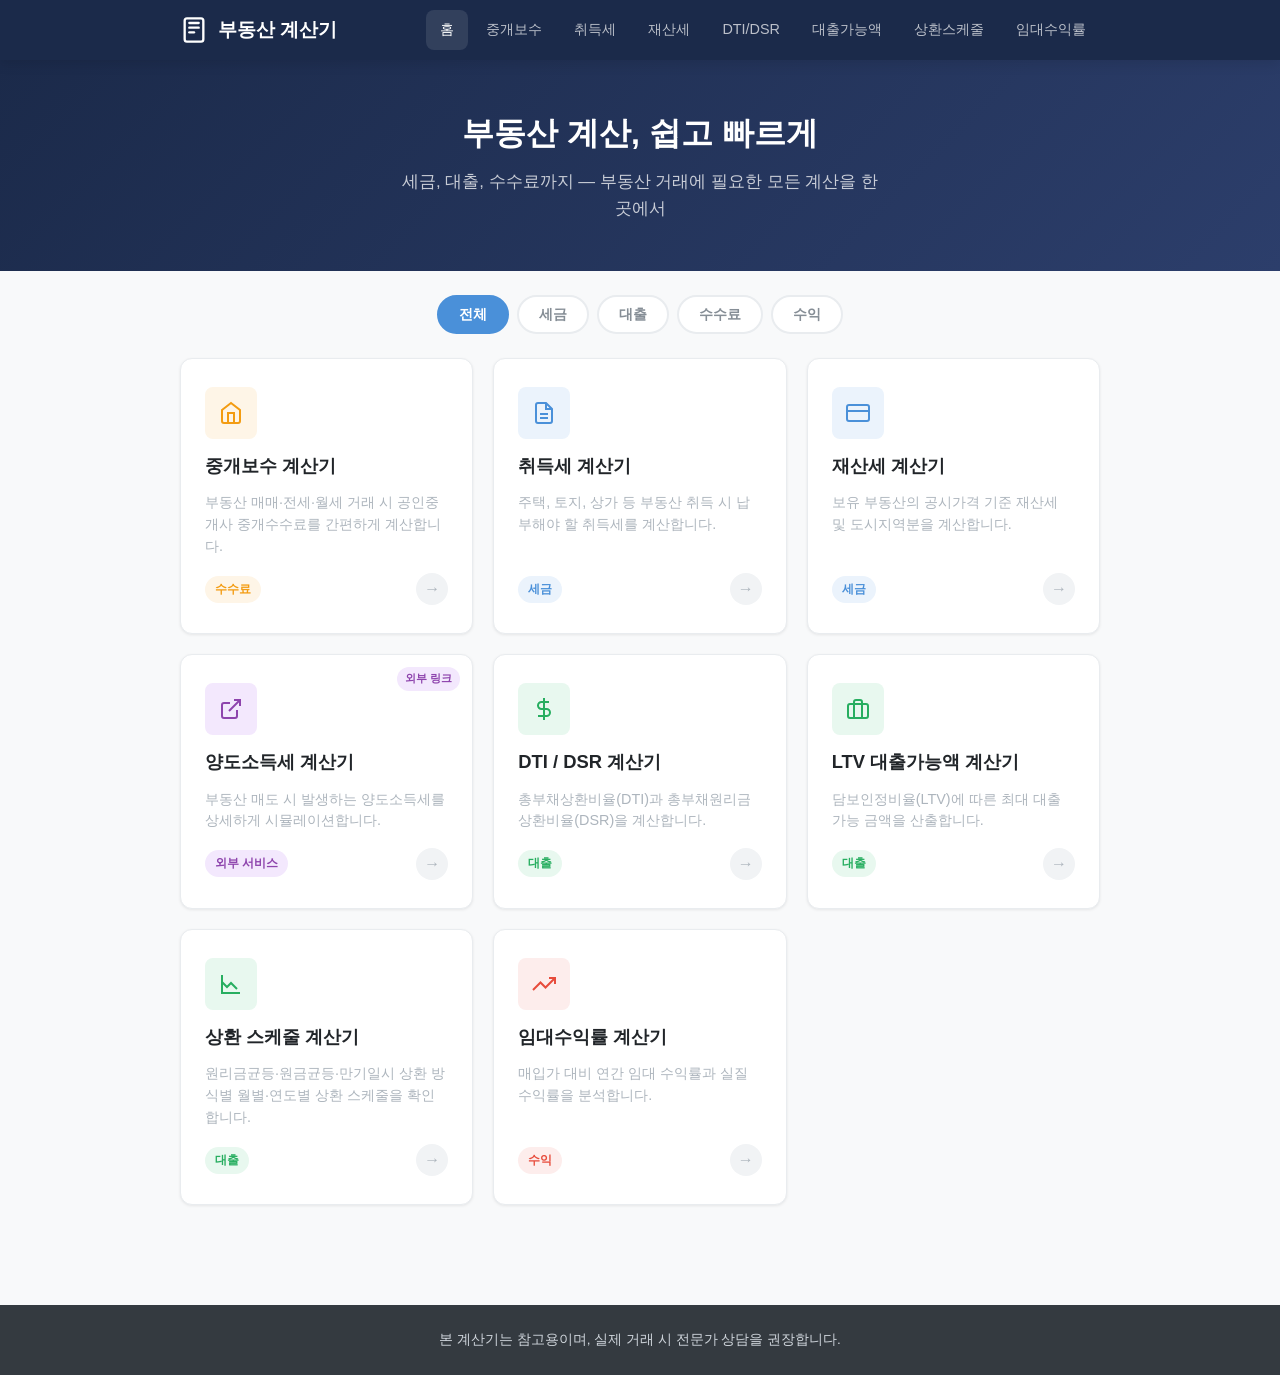
<file: index.html>
<!DOCTYPE html>
<html lang="ko">
<head>
  <meta charset="UTF-8" />
  <meta name="viewport" content="width=device-width, initial-scale=1.0" />
  <title>부동산 계산기 모음</title>
  <meta name="description" content="부동산 거래에 필요한 취득세, 재산세, 중개보수, DTI/DSR, LTV 대출가능액, 임대수익률, 상환 스케줄 계산기를 한곳에서 무료로 이용하세요.">
  <meta name="keywords" content="부동산 계산기, 취득세 계산기, 재산세 계산기, 중개보수 계산기, DTI DSR 계산기, LTV 대출가능액, 임대수익률, 상환 스케줄">
  <meta property="og:type" content="website">
  <meta property="og:title" content="부동산 계산기 모음 - 부동산 계산기">
  <meta property="og:description" content="부동산 거래에 필요한 취득세, 재산세, 중개보수, DTI/DSR, LTV 대출가능액, 임대수익률, 상환 스케줄 계산기를 한곳에서 무료로 이용하세요.">
  <meta property="og:url" content="https://robin22121.github.io/puzzle/">
  <meta name="twitter:card" content="summary">
  <meta name="twitter:title" content="부동산 계산기 모음 - 부동산 계산기">
  <meta name="twitter:description" content="부동산 거래에 필요한 취득세, 재산세, 중개보수, DTI/DSR, LTV 대출가능액, 임대수익률, 상환 스케줄 계산기를 한곳에서 무료로 이용하세요.">
  <link rel="canonical" href="https://robin22121.github.io/puzzle/">
  <link rel="stylesheet" href="css/common.css" />
  <link rel="stylesheet" href="css/dashboard.css" />
</head>
<body>

  <!-- Header -->
  <header class="header">
    <div class="header-inner">
      <a href="index.html" class="header-logo">
        <svg viewBox="0 0 24 24" fill="none" stroke="currentColor" stroke-width="2" stroke-linecap="round" stroke-linejoin="round">
          <rect x="4" y="2" width="16" height="20" rx="2"/>
          <line x1="8" y1="6" x2="16" y2="6"/>
          <line x1="8" y1="10" x2="16" y2="10"/>
          <line x1="8" y1="14" x2="12" y2="14"/>
        </svg>
        부동산 계산기
      </a>
      <button class="menu-toggle" aria-label="메뉴">&#9776;</button>
      <nav class="header-nav">
        <a href="index.html" class="active">홈</a>
        <a href="pages/brokerage-fee.html">중개보수</a>
        <a href="pages/acquisition-tax.html">취득세</a>
        <a href="pages/property-tax.html">재산세</a>
        <a href="pages/dti-dsr.html">DTI/DSR</a>
        <a href="pages/ltv.html">대출가능액</a>
        <a href="pages/repayment.html">상환스케줄</a>
        <a href="pages/rental-yield.html">임대수익률</a>
      </nav>
    </div>
  </header>

  <!-- Hero -->
  <section class="hero">
    <h1>부동산 계산, 쉽고 빠르게</h1>
    <p>세금, 대출, 수수료까지 — 부동산 거래에 필요한 모든 계산을 한곳에서</p>
  </section>

  <!-- Category Tabs -->
  <div class="container">
    <div class="category-tabs">
      <button class="tab-btn active" data-category="all">전체</button>
      <button class="tab-btn" data-category="tax">세금</button>
      <button class="tab-btn" data-category="loan">대출</button>
      <button class="tab-btn" data-category="fee">수수료</button>
      <button class="tab-btn" data-category="income">수익</button>
    </div>

    <!-- Card Grid -->
    <div class="card-grid">

      <!-- 중개보수 -->
      <a href="pages/brokerage-fee.html" class="calc-card" data-category="fee">
        <div class="calc-card-icon fee">
          <svg width="24" height="24" viewBox="0 0 24 24" fill="none" stroke="currentColor" stroke-width="2"><path d="M3 9l9-7 9 7v11a2 2 0 01-2 2H5a2 2 0 01-2-2z"/><polyline points="9,22 9,12 15,12 15,22"/></svg>
        </div>
        <h3>중개보수 계산기</h3>
        <p>부동산 매매·전세·월세 거래 시 공인중개사 중개수수료를 간편하게 계산합니다.</p>
        <div class="calc-card-footer">
          <span class="calc-card-tag fee">수수료</span>
          <span class="calc-card-arrow">&rarr;</span>
        </div>
      </a>

      <!-- 취득세 -->
      <a href="pages/acquisition-tax.html" class="calc-card" data-category="tax">
        <div class="calc-card-icon tax">
          <svg width="24" height="24" viewBox="0 0 24 24" fill="none" stroke="currentColor" stroke-width="2"><path d="M14 2H6a2 2 0 00-2 2v16a2 2 0 002 2h12a2 2 0 002-2V8z"/><polyline points="14,2 14,8 20,8"/><line x1="16" y1="13" x2="8" y2="13"/><line x1="16" y1="17" x2="8" y2="17"/></svg>
        </div>
        <h3>취득세 계산기</h3>
        <p>주택, 토지, 상가 등 부동산 취득 시 납부해야 할 취득세를 계산합니다.</p>
        <div class="calc-card-footer">
          <span class="calc-card-tag tax">세금</span>
          <span class="calc-card-arrow">&rarr;</span>
        </div>
      </a>

      <!-- 재산세 -->
      <a href="pages/property-tax.html" class="calc-card" data-category="tax">
        <div class="calc-card-icon tax">
          <svg width="24" height="24" viewBox="0 0 24 24" fill="none" stroke="currentColor" stroke-width="2"><rect x="1" y="4" width="22" height="16" rx="2" ry="2"/><line x1="1" y1="10" x2="23" y2="10"/></svg>
        </div>
        <h3>재산세 계산기</h3>
        <p>보유 부동산의 공시가격 기준 재산세 및 도시지역분을 계산합니다.</p>
        <div class="calc-card-footer">
          <span class="calc-card-tag tax">세금</span>
          <span class="calc-card-arrow">&rarr;</span>
        </div>
      </a>

      <!-- 양도소득세 (외부 링크) -->
      <a href="https://sell-ten.vercel.app/" target="_blank" rel="noopener noreferrer" class="calc-card" data-category="tax">
        <span class="external-badge">외부 링크</span>
        <div class="calc-card-icon external">
          <svg width="24" height="24" viewBox="0 0 24 24" fill="none" stroke="currentColor" stroke-width="2"><path d="M18 13v6a2 2 0 01-2 2H5a2 2 0 01-2-2V8a2 2 0 012-2h6"/><polyline points="15,3 21,3 21,9"/><line x1="10" y1="14" x2="21" y2="3"/></svg>
        </div>
        <h3>양도소득세 계산기</h3>
        <p>부동산 매도 시 발생하는 양도소득세를 상세하게 시뮬레이션합니다.</p>
        <div class="calc-card-footer">
          <span class="calc-card-tag external">외부 서비스</span>
          <span class="calc-card-arrow">&rarr;</span>
        </div>
      </a>

      <!-- DTI/DSR -->
      <a href="pages/dti-dsr.html" class="calc-card" data-category="loan">
        <div class="calc-card-icon loan">
          <svg width="24" height="24" viewBox="0 0 24 24" fill="none" stroke="currentColor" stroke-width="2"><line x1="12" y1="1" x2="12" y2="23"/><path d="M17 5H9.5a3.5 3.5 0 000 7h5a3.5 3.5 0 010 7H6"/></svg>
        </div>
        <h3>DTI / DSR 계산기</h3>
        <p>총부채상환비율(DTI)과 총부채원리금상환비율(DSR)을 계산합니다.</p>
        <div class="calc-card-footer">
          <span class="calc-card-tag loan">대출</span>
          <span class="calc-card-arrow">&rarr;</span>
        </div>
      </a>

      <!-- LTV 대출가능액 -->
      <a href="pages/ltv.html" class="calc-card" data-category="loan">
        <div class="calc-card-icon loan">
          <svg width="24" height="24" viewBox="0 0 24 24" fill="none" stroke="currentColor" stroke-width="2"><rect x="2" y="7" width="20" height="14" rx="2" ry="2"/><path d="M16 21V5a2 2 0 00-2-2h-4a2 2 0 00-2 2v16"/></svg>
        </div>
        <h3>LTV 대출가능액 계산기</h3>
        <p>담보인정비율(LTV)에 따른 최대 대출 가능 금액을 산출합니다.</p>
        <div class="calc-card-footer">
          <span class="calc-card-tag loan">대출</span>
          <span class="calc-card-arrow">&rarr;</span>
        </div>
      </a>

      <!-- 상환 스케줄 -->
      <a href="pages/repayment.html" class="calc-card" data-category="loan">
        <div class="calc-card-icon loan">
          <svg width="24" height="24" viewBox="0 0 24 24" fill="none" stroke="currentColor" stroke-width="2"><path d="M3 3v18h18"/><polyline points="18,17 12,11 8,15 3,10"/></svg>
        </div>
        <h3>상환 스케줄 계산기</h3>
        <p>원리금균등·원금균등·만기일시 상환 방식별 월별·연도별 상환 스케줄을 확인합니다.</p>
        <div class="calc-card-footer">
          <span class="calc-card-tag loan">대출</span>
          <span class="calc-card-arrow">&rarr;</span>
        </div>
      </a>

      <!-- 임대수익률 -->
      <a href="pages/rental-yield.html" class="calc-card" data-category="income">
        <div class="calc-card-icon income">
          <svg width="24" height="24" viewBox="0 0 24 24" fill="none" stroke="currentColor" stroke-width="2"><polyline points="23,6 13.5,15.5 8.5,10.5 1,18"/><polyline points="17,6 23,6 23,12"/></svg>
        </div>
        <h3>임대수익률 계산기</h3>
        <p>매입가 대비 연간 임대 수익률과 실질 수익률을 분석합니다.</p>
        <div class="calc-card-footer">
          <span class="calc-card-tag income">수익</span>
          <span class="calc-card-arrow">&rarr;</span>
        </div>
      </a>

    </div>
  </div>

  <!-- Footer -->
  <footer class="footer">
    <p>본 계산기는 참고용이며, 실제 거래 시 전문가 상담을 권장합니다.</p>
  </footer>

  <script src="js/common.js"></script>
  <script src="js/dashboard.js"></script>
</body>
</html>
</file>
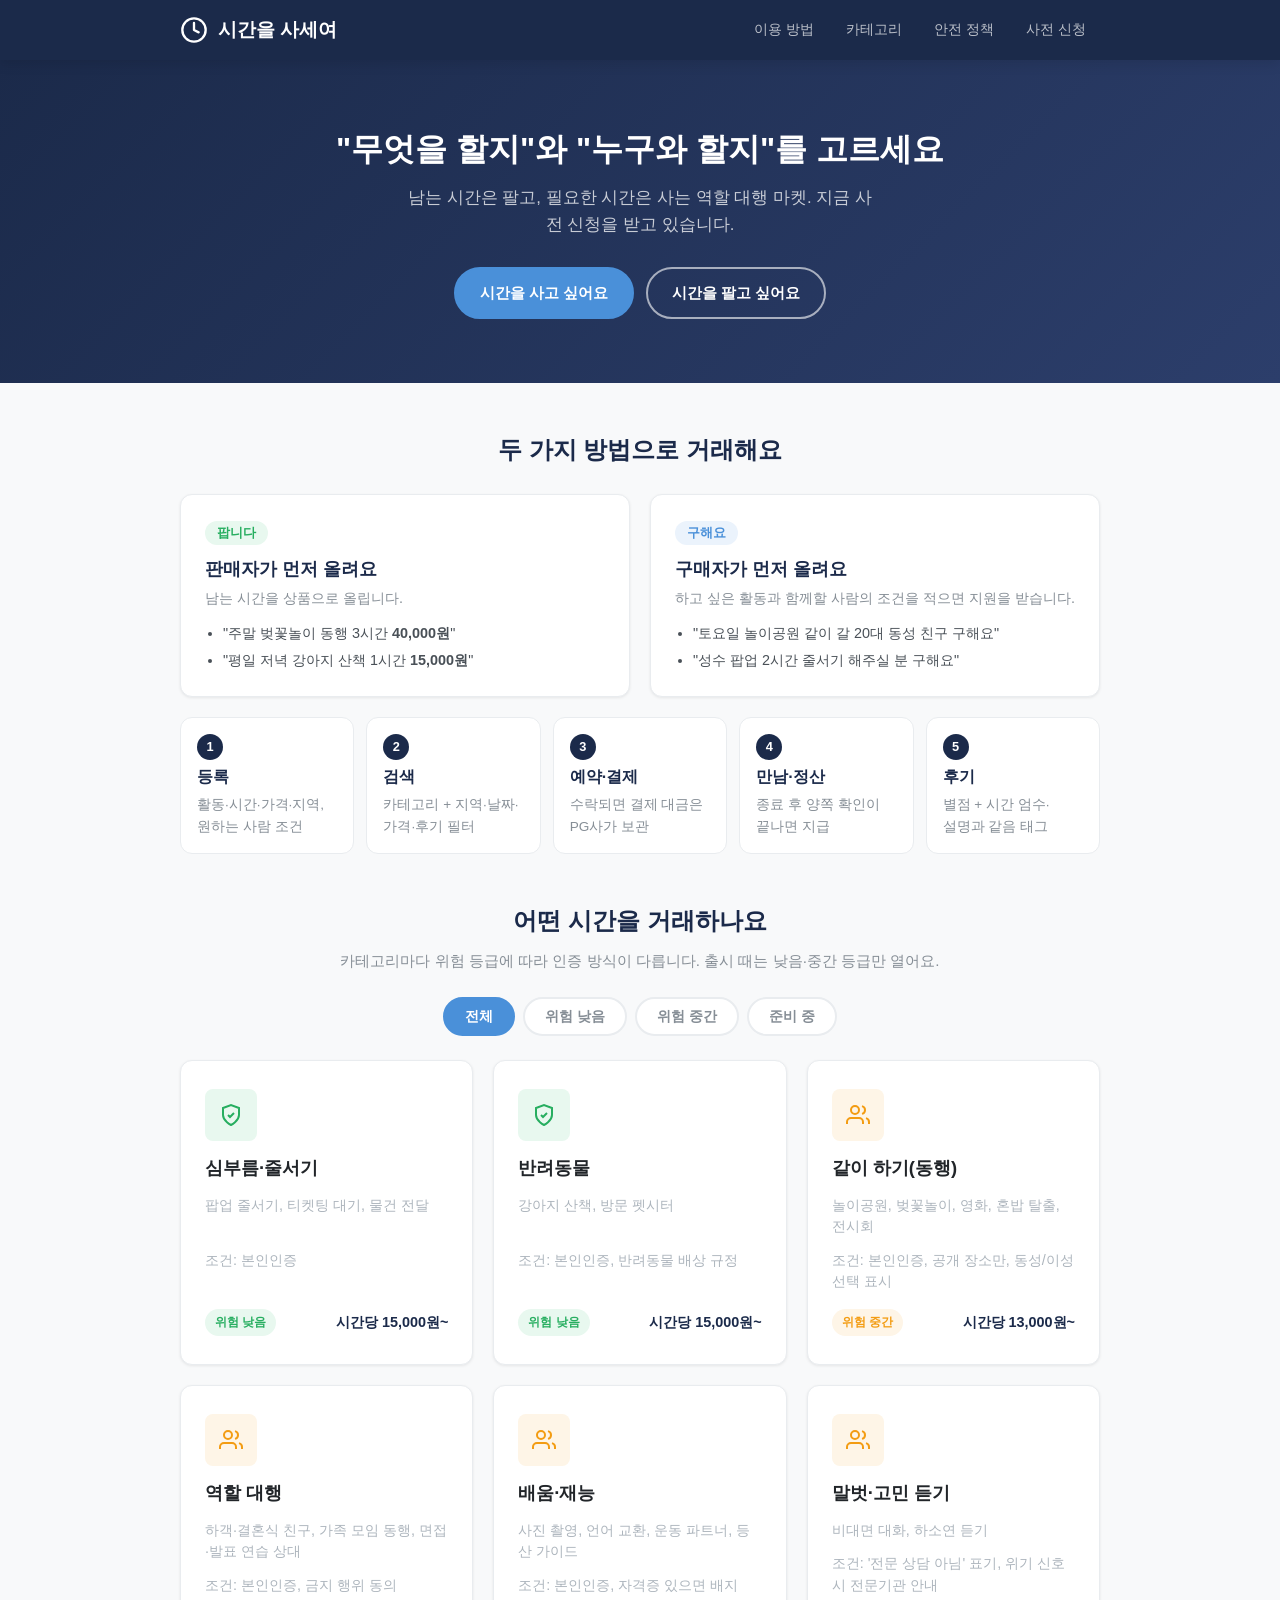
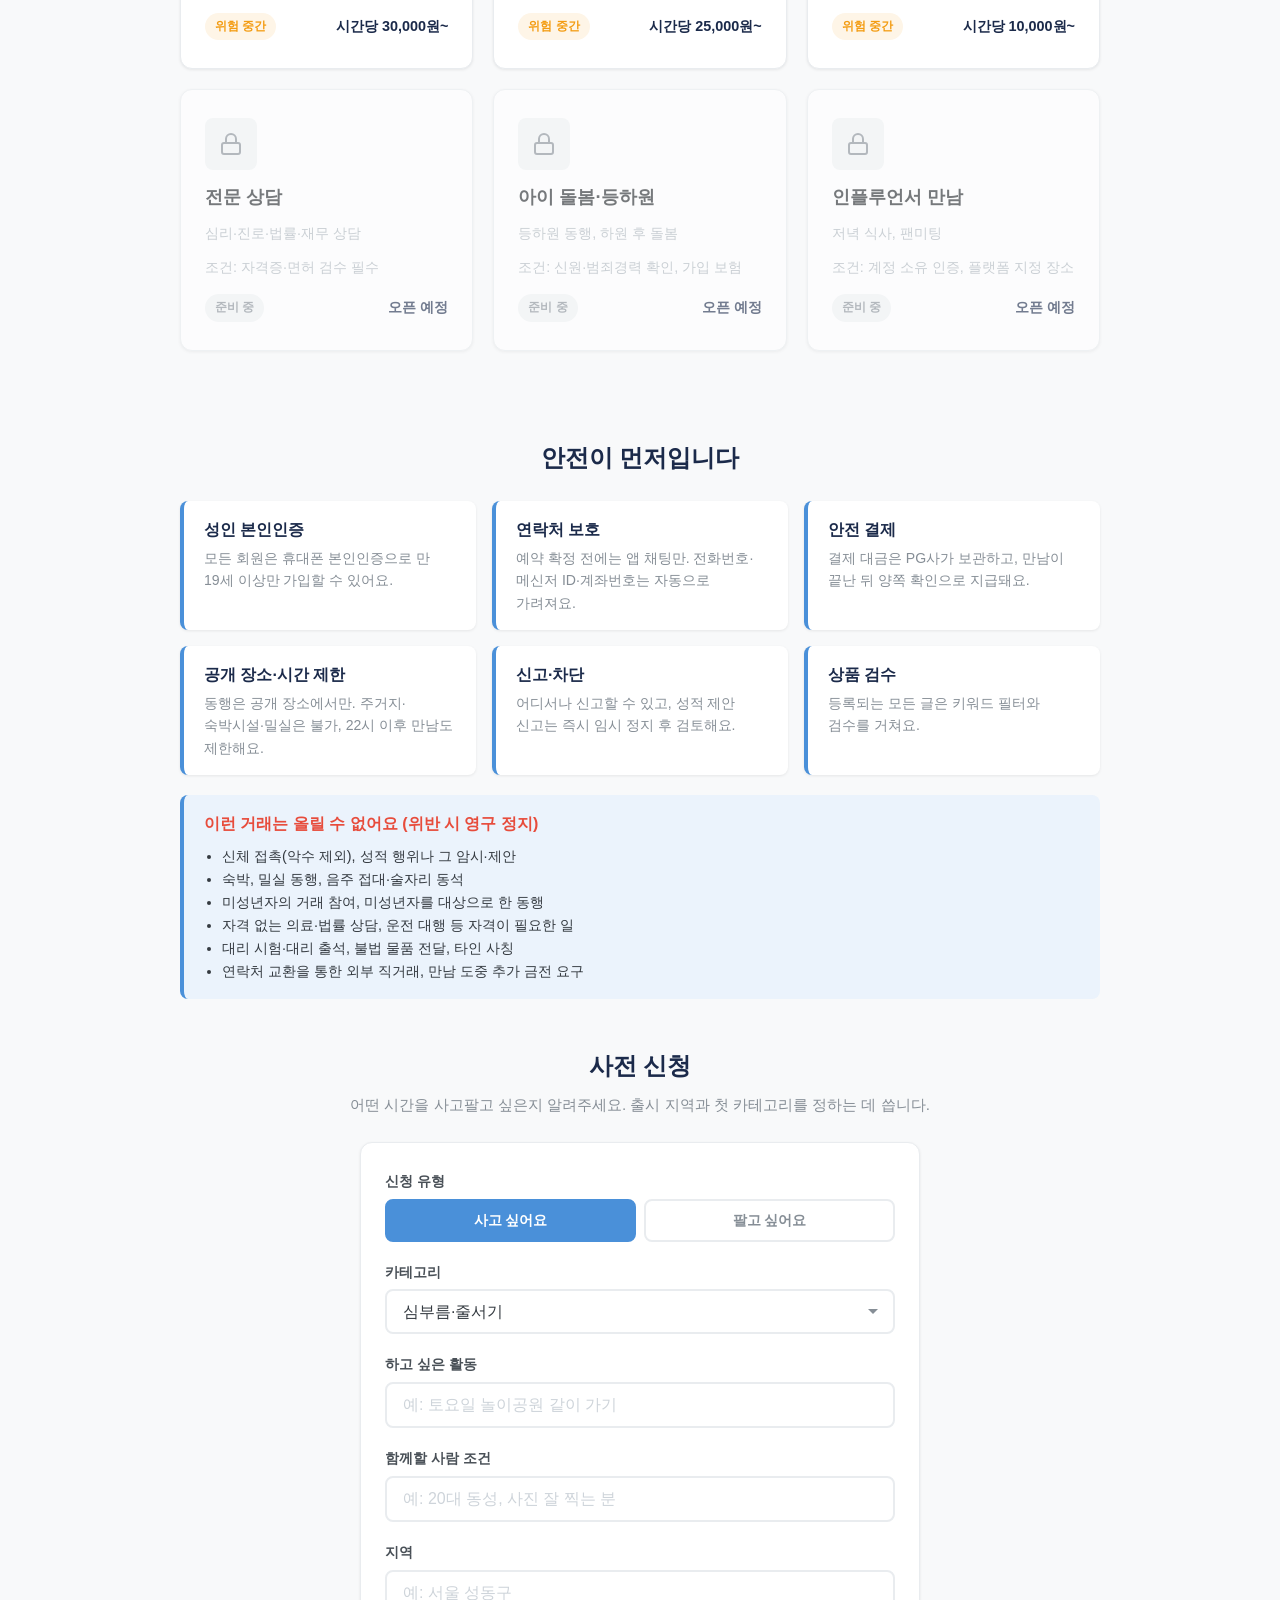
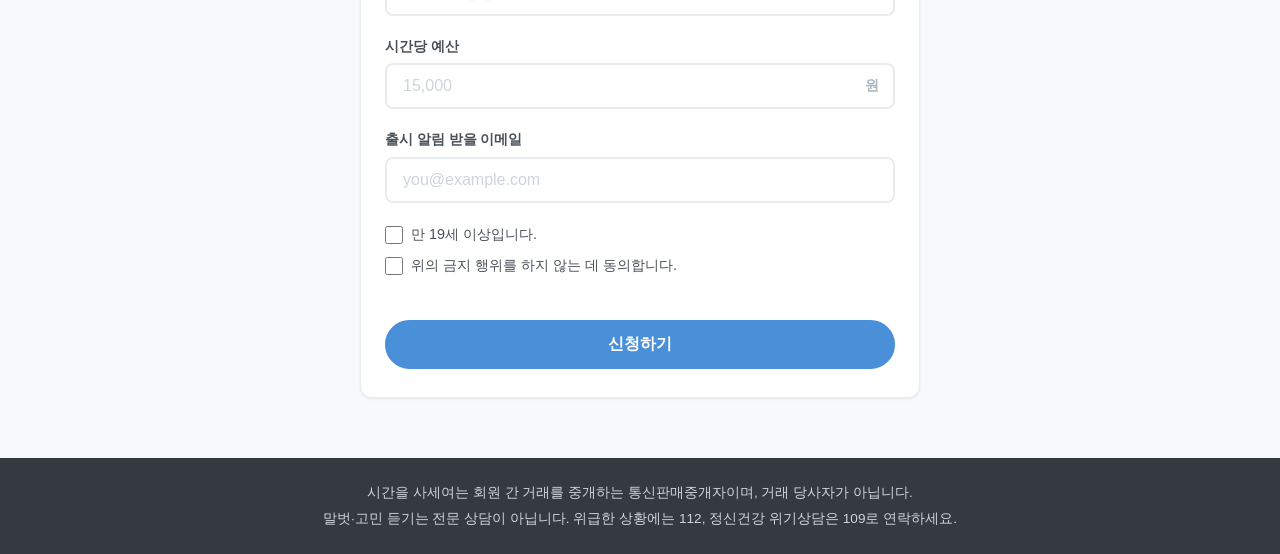
<file: timebuy/index.html>
<!DOCTYPE html>
<html lang="ko">
<head>
  <meta charset="UTF-8" />
  <meta name="viewport" content="width=device-width, initial-scale=1.0" />
  <title>시간을 사세여 - 시간을 사고파는 역할 대행 마켓</title>
  <meta name="description" content="무엇을 할지, 누구와 할지 고르면 그 시간을 사고팔 수 있는 역할 대행 마켓. 심부름·반려동물·활동 동행·역할 대행을 안전하게 거래하세요. 지금 사전 신청을 받고 있습니다.">
  <meta name="keywords" content="시간을 사세여, 역할 대행, 심부름 대행, 줄서기 대행, 강아지 산책, 동행, 하객 대행, 재능 거래">
  <meta property="og:type" content="website">
  <meta property="og:title" content="시간을 사세여 - 시간을 사고파는 역할 대행 마켓">
  <meta property="og:description" content="무엇을 할지, 누구와 할지 고르면 그 시간을 사고팔 수 있는 역할 대행 마켓. 지금 사전 신청을 받고 있습니다.">
  <meta property="og:url" content="https://robin22121.github.io/puzzle/timebuy/">
  <meta name="twitter:card" content="summary">
  <meta name="twitter:title" content="시간을 사세여 - 시간을 사고파는 역할 대행 마켓">
  <meta name="twitter:description" content="무엇을 할지, 누구와 할지 고르면 그 시간을 사고팔 수 있는 역할 대행 마켓.">
  <link rel="canonical" href="https://robin22121.github.io/puzzle/timebuy/">
  <link rel="stylesheet" href="../css/common.css" />
  <link rel="stylesheet" href="../css/dashboard.css" />
  <link rel="stylesheet" href="../css/calculator.css" />
  <link rel="stylesheet" href="css/timebuy.css" />
</head>
<body>

  <!-- Header -->
  <header class="header">
    <div class="header-inner">
      <a href="index.html" class="header-logo">
        <svg viewBox="0 0 24 24" fill="none" stroke="currentColor" stroke-width="2" stroke-linecap="round" stroke-linejoin="round">
          <circle cx="12" cy="12" r="10"/>
          <polyline points="12,6 12,12 16,14"/>
        </svg>
        시간을 사세여
      </a>
      <button class="menu-toggle" aria-label="메뉴">&#9776;</button>
      <nav class="header-nav">
        <a href="#how">이용 방법</a>
        <a href="#categories">카테고리</a>
        <a href="#safety">안전 정책</a>
        <a href="#apply">사전 신청</a>
      </nav>
    </div>
  </header>

  <!-- Hero -->
  <section class="hero tb-hero">
    <h1>"무엇을 할지"와 "누구와 할지"를 고르세요</h1>
    <p>남는 시간은 팔고, 필요한 시간은 사는 역할 대행 마켓. 지금 사전 신청을 받고 있습니다.</p>
    <div class="tb-hero-actions">
      <a href="#apply" class="tb-btn tb-btn-primary" data-apply-type="buy">시간을 사고 싶어요</a>
      <a href="#apply" class="tb-btn tb-btn-outline" data-apply-type="sell">시간을 팔고 싶어요</a>
    </div>
  </section>

  <div class="container">

    <!-- How it works -->
    <section id="how" class="tb-section">
      <h2 class="tb-section-title">두 가지 방법으로 거래해요</h2>
      <div class="tb-two-way">
        <div class="tb-way">
          <span class="tb-way-badge sell">팝니다</span>
          <h3>판매자가 먼저 올려요</h3>
          <p>남는 시간을 상품으로 올립니다.</p>
          <ul>
            <li>"주말 벚꽃놀이 동행 3시간 <strong data-price="40000"></strong>"</li>
            <li>"평일 저녁 강아지 산책 1시간 <strong data-price="15000"></strong>"</li>
          </ul>
        </div>
        <div class="tb-way">
          <span class="tb-way-badge buy">구해요</span>
          <h3>구매자가 먼저 올려요</h3>
          <p>하고 싶은 활동과 함께할 사람의 조건을 적으면 지원을 받습니다.</p>
          <ul>
            <li>"토요일 놀이공원 같이 갈 20대 동성 친구 구해요"</li>
            <li>"성수 팝업 2시간 줄서기 해주실 분 구해요"</li>
          </ul>
        </div>
      </div>

      <ol class="tb-steps">
        <li><strong>등록</strong><span>활동·시간·가격·지역, 원하는 사람 조건</span></li>
        <li><strong>검색</strong><span>카테고리 + 지역·날짜·가격·후기 필터</span></li>
        <li><strong>예약·결제</strong><span>수락되면 결제 대금은 PG사가 보관</span></li>
        <li><strong>만남·정산</strong><span>종료 후 양쪽 확인이 끝나면 지급</span></li>
        <li><strong>후기</strong><span>별점 + 시간 엄수·설명과 같음 태그</span></li>
      </ol>
    </section>

    <!-- Categories -->
    <section id="categories" class="tb-section">
      <h2 class="tb-section-title">어떤 시간을 거래하나요</h2>
      <p class="tb-section-desc">카테고리마다 위험 등급에 따라 인증 방식이 다릅니다. 출시 때는 낮음·중간 등급만 열어요.</p>

      <div class="category-tabs">
        <button class="tab-btn active" data-category="all">전체</button>
        <button class="tab-btn" data-category="low">위험 낮음</button>
        <button class="tab-btn" data-category="mid">위험 중간</button>
        <button class="tab-btn" data-category="soon">준비 중</button>
      </div>

      <div class="card-grid" id="categoryGrid"></div>
    </section>

    <!-- Safety -->
    <section id="safety" class="tb-section">
      <h2 class="tb-section-title">안전이 먼저입니다</h2>
      <div class="tb-safety-grid">
        <div class="tb-safety-item">
          <h3>성인 본인인증</h3>
          <p>모든 회원은 휴대폰 본인인증으로 만 19세 이상만 가입할 수 있어요.</p>
        </div>
        <div class="tb-safety-item">
          <h3>연락처 보호</h3>
          <p>예약 확정 전에는 앱 채팅만. 전화번호·메신저 ID·계좌번호는 자동으로 가려져요.</p>
        </div>
        <div class="tb-safety-item">
          <h3>안전 결제</h3>
          <p>결제 대금은 PG사가 보관하고, 만남이 끝난 뒤 양쪽 확인으로 지급돼요.</p>
        </div>
        <div class="tb-safety-item">
          <h3>공개 장소·시간 제한</h3>
          <p>동행은 공개 장소에서만. 주거지·숙박시설·밀실은 불가, 22시 이후 만남도 제한해요.</p>
        </div>
        <div class="tb-safety-item">
          <h3>신고·차단</h3>
          <p>어디서나 신고할 수 있고, 성적 제안 신고는 즉시 임시 정지 후 검토해요.</p>
        </div>
        <div class="tb-safety-item">
          <h3>상품 검수</h3>
          <p>등록되는 모든 글은 키워드 필터와 검수를 거쳐요.</p>
        </div>
      </div>

      <div class="info-box tb-banned">
        <h3>이런 거래는 올릴 수 없어요 (위반 시 영구 정지)</h3>
        <ul>
          <li>신체 접촉(악수 제외), 성적 행위나 그 암시·제안</li>
          <li>숙박, 밀실 동행, 음주 접대·술자리 동석</li>
          <li>미성년자의 거래 참여, 미성년자를 대상으로 한 동행</li>
          <li>자격 없는 의료·법률 상담, 운전 대행 등 자격이 필요한 일</li>
          <li>대리 시험·대리 출석, 불법 물품 전달, 타인 사칭</li>
          <li>연락처 교환을 통한 외부 직거래, 만남 도중 추가 금전 요구</li>
        </ul>
      </div>
    </section>

    <!-- Apply -->
    <section id="apply" class="tb-section">
      <h2 class="tb-section-title">사전 신청</h2>
      <p class="tb-section-desc">어떤 시간을 사고팔고 싶은지 알려주세요. 출시 지역과 첫 카테고리를 정하는 데 씁니다.</p>

      <form id="applyForm" class="tb-form" novalidate>
        <div class="form-group">
          <label class="form-label">신청 유형</label>
          <div class="radio-group" id="applyType">
            <button type="button" class="radio-btn active" data-value="buy">사고 싶어요</button>
            <button type="button" class="radio-btn" data-value="sell">팔고 싶어요</button>
          </div>
        </div>

        <div class="form-group">
          <label class="form-label" for="category">카테고리</label>
          <select class="form-select" id="category" required></select>
        </div>

        <div class="form-group">
          <label class="form-label" for="activity" id="activityLabel">하고 싶은 활동</label>
          <input class="form-input" type="text" id="activity" maxlength="80" required
                 placeholder="예: 토요일 놀이공원 같이 가기">
        </div>

        <div class="form-group">
          <label class="form-label" for="person" id="personLabel">함께할 사람 조건</label>
          <input class="form-input" type="text" id="person" maxlength="80"
                 placeholder="예: 20대 동성, 사진 잘 찍는 분">
        </div>

        <div class="form-group">
          <label class="form-label" for="region">지역</label>
          <input class="form-input" type="text" id="region" maxlength="40" required
                 placeholder="예: 서울 성동구">
        </div>

        <div class="form-group">
          <label class="form-label" for="price" id="priceLabel">시간당 예산</label>
          <div class="input-with-unit">
            <input class="form-input" type="text" id="price" placeholder="15,000">
            <span class="input-unit">원</span>
          </div>
        </div>

        <div class="form-group">
          <label class="form-label" for="email">출시 알림 받을 이메일</label>
          <input class="form-input" type="email" id="email" maxlength="100" required
                 placeholder="you@example.com">
        </div>

        <label class="tb-check">
          <input type="checkbox" id="agreeAdult" required>
          만 19세 이상입니다.
        </label>
        <label class="tb-check">
          <input type="checkbox" id="agreeRules" required>
          위의 금지 행위를 하지 않는 데 동의합니다.
        </label>

        <p class="tb-form-message" id="formMessage" role="alert"></p>

        <button type="submit" class="tb-btn tb-btn-primary tb-submit">신청하기</button>
      </form>
    </section>

  </div>

  <!-- Footer -->
  <footer class="footer">
    <p>시간을 사세여는 회원 간 거래를 중개하는 통신판매중개자이며, 거래 당사자가 아닙니다.</p>
    <p>말벗·고민 듣기는 전문 상담이 아닙니다. 위급한 상황에는 112, 정신건강 위기상담은 109로 연락하세요.</p>
  </footer>

  <script src="../js/common.js"></script>
  <script src="js/timebuy.js"></script>
</body>
</html>
</file>
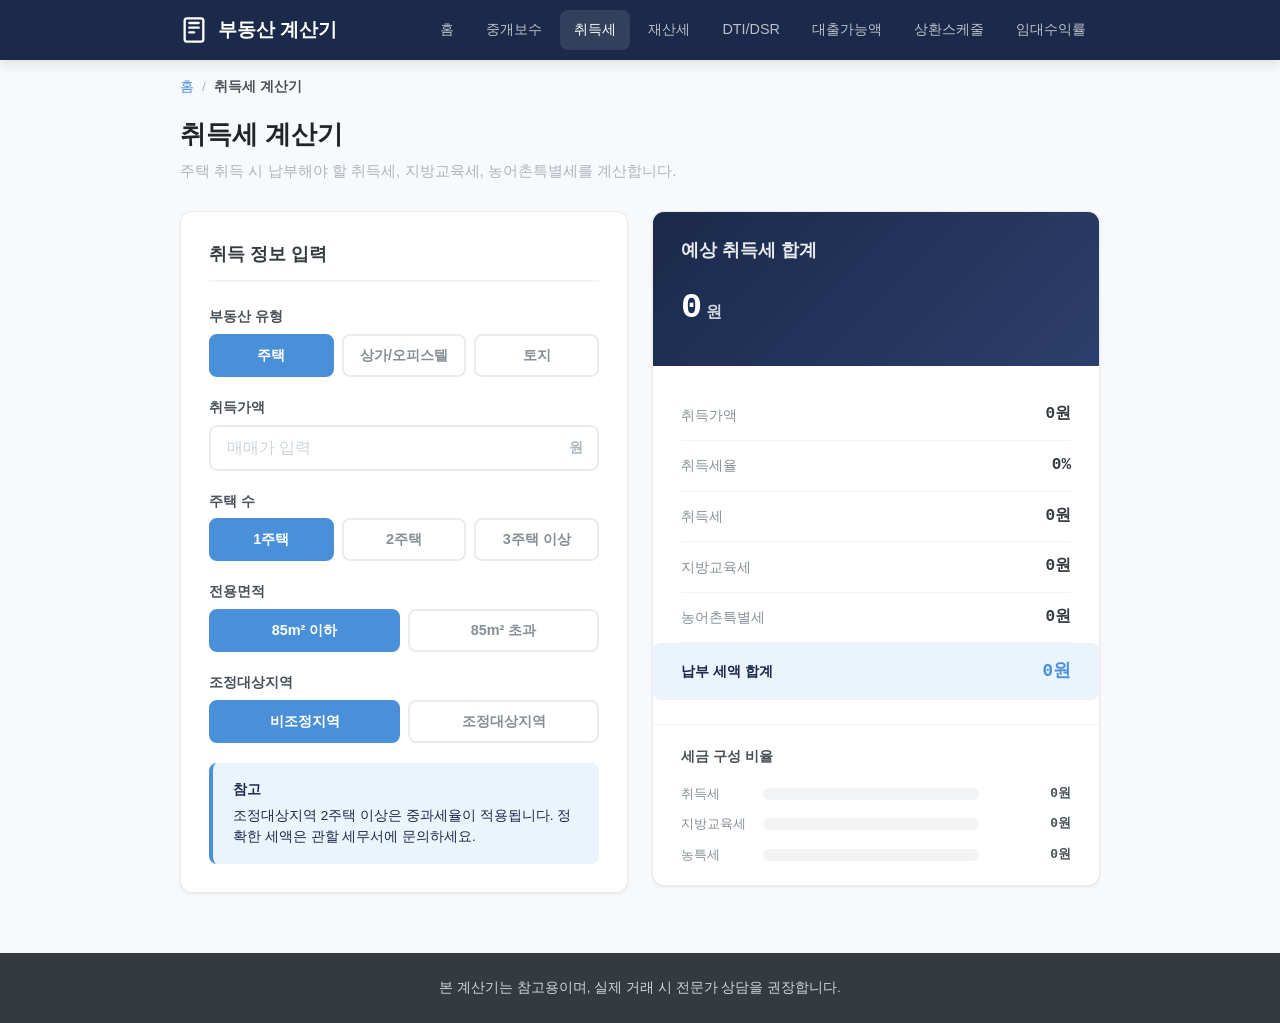
<file: pages/acquisition-tax.html>
<!DOCTYPE html>
<html lang="ko">
<head>
  <meta charset="UTF-8" />
  <meta name="viewport" content="width=device-width, initial-scale=1.0" />
  <title>취득세 계산기 - 부동산 계산기</title>
  <meta name="description" content="주택, 상가, 토지 취득 시 취득세, 지방교육세, 농어촌특별세를 주택 수와 조정대상지역 여부에 따라 정확하게 계산합니다.">
  <meta name="keywords" content="부동산 계산기, 취득세 계산기, 취득세율, 지방교육세, 농어촌특별세, 주택 취득세, 조정대상지역 취득세">
  <meta property="og:type" content="website">
  <meta property="og:title" content="취득세 계산기 - 부동산 계산기">
  <meta property="og:description" content="주택, 상가, 토지 취득 시 취득세, 지방교육세, 농어촌특별세를 주택 수와 조정대상지역 여부에 따라 정확하게 계산합니다.">
  <meta property="og:url" content="https://robin22121.github.io/puzzle/pages/acquisition-tax.html">
  <meta name="twitter:card" content="summary">
  <meta name="twitter:title" content="취득세 계산기 - 부동산 계산기">
  <meta name="twitter:description" content="주택, 상가, 토지 취득 시 취득세, 지방교육세, 농어촌특별세를 주택 수와 조정대상지역 여부에 따라 정확하게 계산합니다.">
  <link rel="canonical" href="https://robin22121.github.io/puzzle/pages/acquisition-tax.html">
  <link rel="stylesheet" href="../css/common.css" />
  <link rel="stylesheet" href="../css/calculator.css" />
</head>
<body>

  <header class="header">
    <div class="header-inner">
      <a href="../index.html" class="header-logo">
        <svg viewBox="0 0 24 24" fill="none" stroke="currentColor" stroke-width="2" stroke-linecap="round" stroke-linejoin="round"><rect x="4" y="2" width="16" height="20" rx="2"/><line x1="8" y1="6" x2="16" y2="6"/><line x1="8" y1="10" x2="16" y2="10"/><line x1="8" y1="14" x2="12" y2="14"/></svg>
        부동산 계산기
      </a>
      <button class="menu-toggle" aria-label="메뉴">&#9776;</button>
      <nav class="header-nav">
        <a href="../index.html">홈</a>
        <a href="brokerage-fee.html">중개보수</a>
        <a href="acquisition-tax.html" class="active">취득세</a>
        <a href="property-tax.html">재산세</a>
        <a href="dti-dsr.html">DTI/DSR</a>
        <a href="ltv.html">대출가능액</a>
        <a href="repayment.html">상환스케줄</a>
        <a href="rental-yield.html">임대수익률</a>
      </nav>
    </div>
  </header>

  <div class="container">
    <div class="breadcrumb">
      <a href="../index.html">홈</a> / <span>취득세 계산기</span>
    </div>

    <h1 class="calc-page-title">취득세 계산기</h1>
    <p class="calc-page-desc">주택 취득 시 납부해야 할 취득세, 지방교육세, 농어촌특별세를 계산합니다.</p>

    <div class="calc-layout">
      <div class="calc-input-section">
        <h2>취득 정보 입력</h2>

        <div class="form-group">
          <label class="form-label">부동산 유형</label>
          <div class="radio-group" id="propertyType">
            <button class="radio-btn active" data-value="주택">주택</button>
            <button class="radio-btn" data-value="상가">상가/오피스텔</button>
            <button class="radio-btn" data-value="토지">토지</button>
          </div>
        </div>

        <div class="form-group">
          <label class="form-label">취득가액</label>
          <div class="input-with-unit">
            <input type="text" class="form-input" id="acquisitionPrice" placeholder="매매가 입력" />
            <span class="input-unit">원</span>
          </div>
          <span class="korean-amount" id="acquisitionPriceKr"></span>
        </div>

        <div class="form-group" id="houseCountGroup">
          <label class="form-label">주택 수</label>
          <div class="radio-group" id="houseCount">
            <button class="radio-btn active" data-value="1">1주택</button>
            <button class="radio-btn" data-value="2">2주택</button>
            <button class="radio-btn" data-value="3">3주택 이상</button>
          </div>
        </div>

        <div class="form-group" id="areaGroup">
          <label class="form-label">전용면적</label>
          <div class="radio-group" id="areaType">
            <button class="radio-btn active" data-value="85이하">85m² 이하</button>
            <button class="radio-btn" data-value="85초과">85m² 초과</button>
          </div>
        </div>

        <div class="form-group" id="adjustedAreaGroup">
          <label class="form-label">조정대상지역</label>
          <div class="radio-group" id="adjustedArea">
            <button class="radio-btn active" data-value="no">비조정지역</button>
            <button class="radio-btn" data-value="yes">조정대상지역</button>
          </div>
        </div>

        <div class="info-box">
          <p><strong>참고</strong> 조정대상지역 2주택 이상은 중과세율이 적용됩니다. 정확한 세액은 관할 세무서에 문의하세요.</p>
        </div>
      </div>

      <div class="calc-result-section">
        <div class="result-header">
          <h2>예상 취득세 합계</h2>
          <div class="result-main-value" id="resultTotal">0<small>원</small></div>
          <div class="result-sub-text" id="resultTotalKr"></div>
        </div>
        <div class="result-details">
          <div class="result-row">
            <span class="result-row-label">취득가액</span>
            <span class="result-row-value" id="resultPrice">0원</span>
          </div>
          <div class="result-row">
            <span class="result-row-label">취득세율</span>
            <span class="result-row-value" id="resultTaxRate">0%</span>
          </div>
          <div class="result-row">
            <span class="result-row-label">취득세</span>
            <span class="result-row-value" id="resultAcqTax">0원</span>
          </div>
          <div class="result-row">
            <span class="result-row-label">지방교육세</span>
            <span class="result-row-value" id="resultEduTax">0원</span>
          </div>
          <div class="result-row">
            <span class="result-row-label">농어촌특별세</span>
            <span class="result-row-value" id="resultFarmTax">0원</span>
          </div>
          <div class="result-row highlight">
            <span class="result-row-label">납부 세액 합계</span>
            <span class="result-row-value" id="resultTotalHighlight">0원</span>
          </div>
        </div>

        <div class="result-chart">
          <h3>세금 구성 비율</h3>
          <div class="bar-chart" id="taxChart">
            <div class="bar-item">
              <span class="bar-label">취득세</span>
              <div class="bar-track"><div class="bar-fill blue" id="barAcq" style="width:0%"></div></div>
              <span class="bar-amount" id="barAcqAmt">0원</span>
            </div>
            <div class="bar-item">
              <span class="bar-label">지방교육세</span>
              <div class="bar-track"><div class="bar-fill green" id="barEdu" style="width:0%"></div></div>
              <span class="bar-amount" id="barEduAmt">0원</span>
            </div>
            <div class="bar-item">
              <span class="bar-label">농특세</span>
              <div class="bar-track"><div class="bar-fill orange" id="barFarm" style="width:0%"></div></div>
              <span class="bar-amount" id="barFarmAmt">0원</span>
            </div>
          </div>
        </div>
      </div>
    </div>
  </div>

  <footer class="footer">
    <p>본 계산기는 참고용이며, 실제 거래 시 전문가 상담을 권장합니다.</p>
  </footer>

  <script src="../js/common.js"></script>
  <script src="../js/calculators/acquisition-tax.js"></script>
</body>
</html>
</file>
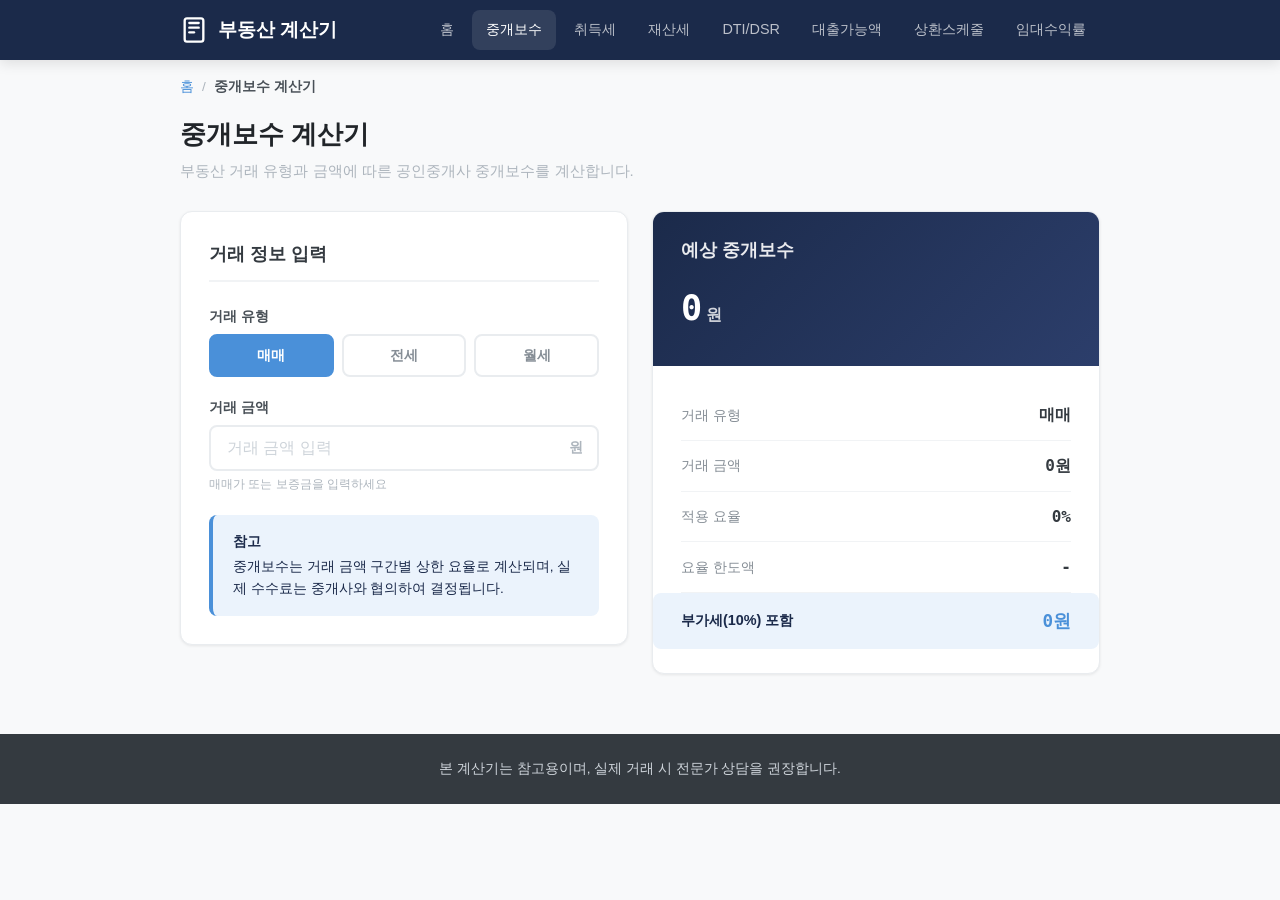
<file: pages/brokerage-fee.html>
<!DOCTYPE html>
<html lang="ko">
<head>
  <meta charset="UTF-8" />
  <meta name="viewport" content="width=device-width, initial-scale=1.0" />
  <title>중개보수 계산기 - 부동산 계산기</title>
  <meta name="description" content="부동산 매매, 전세, 월세 거래 시 공인중개사 중개보수(수수료)를 거래 금액 구간별 상한 요율로 간편하게 계산합니다.">
  <meta name="keywords" content="부동산 계산기, 중개보수 계산기, 공인중개사 수수료, 부동산 수수료, 중개수수료 요율, 매매 중개보수, 전세 중개보수">
  <meta property="og:type" content="website">
  <meta property="og:title" content="중개보수 계산기 - 부동산 계산기">
  <meta property="og:description" content="부동산 매매, 전세, 월세 거래 시 공인중개사 중개보수(수수료)를 거래 금액 구간별 상한 요율로 간편하게 계산합니다.">
  <meta property="og:url" content="https://robin22121.github.io/puzzle/pages/brokerage-fee.html">
  <meta name="twitter:card" content="summary">
  <meta name="twitter:title" content="중개보수 계산기 - 부동산 계산기">
  <meta name="twitter:description" content="부동산 매매, 전세, 월세 거래 시 공인중개사 중개보수(수수료)를 거래 금액 구간별 상한 요율로 간편하게 계산합니다.">
  <link rel="canonical" href="https://robin22121.github.io/puzzle/pages/brokerage-fee.html">
  <link rel="stylesheet" href="../css/common.css" />
  <link rel="stylesheet" href="../css/calculator.css" />
</head>
<body>

  <!-- Header -->
  <header class="header">
    <div class="header-inner">
      <a href="../index.html" class="header-logo">
        <svg viewBox="0 0 24 24" fill="none" stroke="currentColor" stroke-width="2" stroke-linecap="round" stroke-linejoin="round"><rect x="4" y="2" width="16" height="20" rx="2"/><line x1="8" y1="6" x2="16" y2="6"/><line x1="8" y1="10" x2="16" y2="10"/><line x1="8" y1="14" x2="12" y2="14"/></svg>
        부동산 계산기
      </a>
      <button class="menu-toggle" aria-label="메뉴">&#9776;</button>
      <nav class="header-nav">
        <a href="../index.html">홈</a>
        <a href="brokerage-fee.html" class="active">중개보수</a>
        <a href="acquisition-tax.html">취득세</a>
        <a href="property-tax.html">재산세</a>
        <a href="dti-dsr.html">DTI/DSR</a>
        <a href="ltv.html">대출가능액</a>
        <a href="repayment.html">상환스케줄</a>
        <a href="rental-yield.html">임대수익률</a>
      </nav>
    </div>
  </header>

  <div class="container">
    <!-- Breadcrumb -->
    <div class="breadcrumb">
      <a href="../index.html">홈</a> / <span>중개보수 계산기</span>
    </div>

    <h1 class="calc-page-title">중개보수 계산기</h1>
    <p class="calc-page-desc">부동산 거래 유형과 금액에 따른 공인중개사 중개보수를 계산합니다.</p>

    <div class="calc-layout">
      <!-- Input -->
      <div class="calc-input-section">
        <h2>거래 정보 입력</h2>

        <div class="form-group">
          <label class="form-label">거래 유형</label>
          <div class="radio-group" id="dealType">
            <button class="radio-btn active" data-value="매매">매매</button>
            <button class="radio-btn" data-value="전세">전세</button>
            <button class="radio-btn" data-value="월세">월세</button>
          </div>
        </div>

        <div class="form-group">
          <label class="form-label">거래 금액</label>
          <div class="input-with-unit">
            <input type="text" class="form-input" id="dealAmount" placeholder="거래 금액 입력" />
            <span class="input-unit">원</span>
          </div>
          <span class="korean-amount" id="dealAmountKr"></span>
          <span class="form-hint">매매가 또는 보증금을 입력하세요</span>
        </div>

        <div class="form-group" id="monthlyRentGroup" style="display:none;">
          <label class="form-label">월세</label>
          <div class="input-with-unit">
            <input type="text" class="form-input" id="monthlyRent" placeholder="월세 금액 입력" />
            <span class="input-unit">원</span>
          </div>
          <span class="korean-amount" id="monthlyRentKr"></span>
        </div>

        <div class="info-box">
          <p><strong>참고</strong> 중개보수는 거래 금액 구간별 상한 요율로 계산되며, 실제 수수료는 중개사와 협의하여 결정됩니다.</p>
        </div>
      </div>

      <!-- Result -->
      <div class="calc-result-section">
        <div class="result-header">
          <h2>예상 중개보수</h2>
          <div class="result-main-value" id="resultFee">0<small>원</small></div>
          <div class="result-sub-text" id="resultFeeKr"></div>
        </div>
        <div class="result-details">
          <div class="result-row">
            <span class="result-row-label">거래 유형</span>
            <span class="result-row-value" id="resultDealType">매매</span>
          </div>
          <div class="result-row">
            <span class="result-row-label">거래 금액</span>
            <span class="result-row-value" id="resultDealAmount">0원</span>
          </div>
          <div class="result-row">
            <span class="result-row-label">적용 요율</span>
            <span class="result-row-value" id="resultRate">0%</span>
          </div>
          <div class="result-row">
            <span class="result-row-label">요율 한도액</span>
            <span class="result-row-value" id="resultLimit">-</span>
          </div>
          <div class="result-row highlight">
            <span class="result-row-label">부가세(10%) 포함</span>
            <span class="result-row-value" id="resultWithVat">0원</span>
          </div>
        </div>
      </div>
    </div>
  </div>

  <footer class="footer">
    <p>본 계산기는 참고용이며, 실제 거래 시 전문가 상담을 권장합니다.</p>
  </footer>

  <script src="../js/common.js"></script>
  <script src="../js/calculators/brokerage-fee.js"></script>
</body>
</html>
</file>
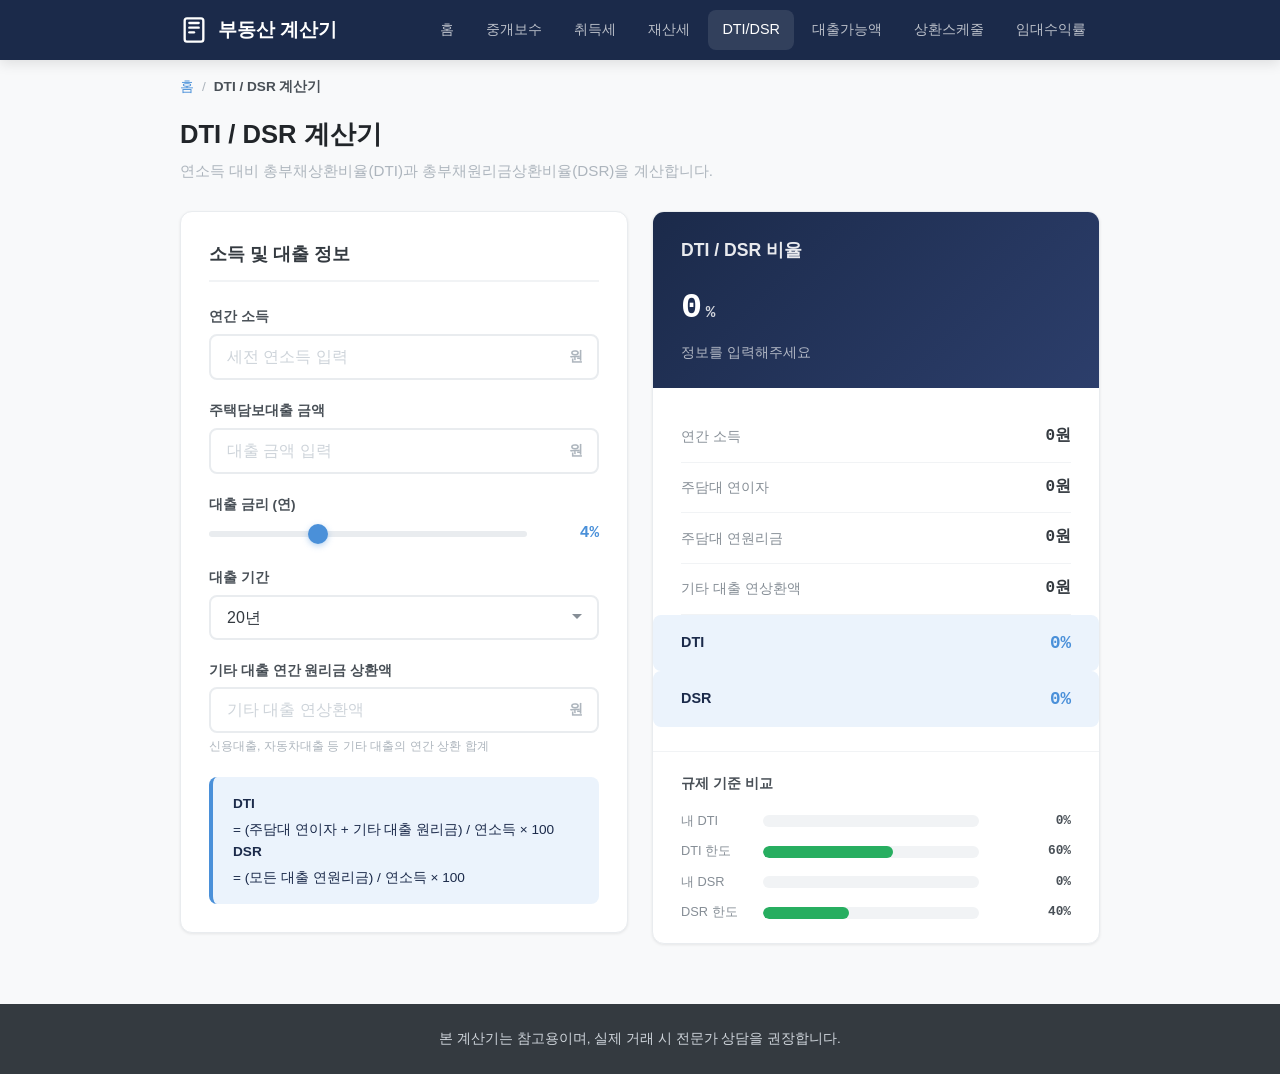
<file: pages/dti-dsr.html>
<!DOCTYPE html>
<html lang="ko">
<head>
  <meta charset="UTF-8" />
  <meta name="viewport" content="width=device-width, initial-scale=1.0" />
  <title>DTI/DSR 계산기 - 부동산 계산기</title>
  <meta name="description" content="연소득 대비 총부채상환비율(DTI)과 총부채원리금상환비율(DSR)을 계산하여 대출 가능 여부를 확인합니다.">
  <meta name="keywords" content="부동산 계산기, DTI 계산기, DSR 계산기, 총부채상환비율, 총부채원리금상환비율, 대출 가능 여부, 부채비율">
  <meta property="og:type" content="website">
  <meta property="og:title" content="DTI/DSR 계산기 - 부동산 계산기">
  <meta property="og:description" content="연소득 대비 총부채상환비율(DTI)과 총부채원리금상환비율(DSR)을 계산하여 대출 가능 여부를 확인합니다.">
  <meta property="og:url" content="https://robin22121.github.io/puzzle/pages/dti-dsr.html">
  <meta name="twitter:card" content="summary">
  <meta name="twitter:title" content="DTI/DSR 계산기 - 부동산 계산기">
  <meta name="twitter:description" content="연소득 대비 총부채상환비율(DTI)과 총부채원리금상환비율(DSR)을 계산하여 대출 가능 여부를 확인합니다.">
  <link rel="canonical" href="https://robin22121.github.io/puzzle/pages/dti-dsr.html">
  <link rel="stylesheet" href="../css/common.css" />
  <link rel="stylesheet" href="../css/calculator.css" />
</head>
<body>

  <header class="header">
    <div class="header-inner">
      <a href="../index.html" class="header-logo">
        <svg viewBox="0 0 24 24" fill="none" stroke="currentColor" stroke-width="2" stroke-linecap="round" stroke-linejoin="round"><rect x="4" y="2" width="16" height="20" rx="2"/><line x1="8" y1="6" x2="16" y2="6"/><line x1="8" y1="10" x2="16" y2="10"/><line x1="8" y1="14" x2="12" y2="14"/></svg>
        부동산 계산기
      </a>
      <button class="menu-toggle" aria-label="메뉴">&#9776;</button>
      <nav class="header-nav">
        <a href="../index.html">홈</a>
        <a href="brokerage-fee.html">중개보수</a>
        <a href="acquisition-tax.html">취득세</a>
        <a href="property-tax.html">재산세</a>
        <a href="dti-dsr.html" class="active">DTI/DSR</a>
        <a href="ltv.html">대출가능액</a>
        <a href="repayment.html">상환스케줄</a>
        <a href="rental-yield.html">임대수익률</a>
      </nav>
    </div>
  </header>

  <div class="container">
    <div class="breadcrumb">
      <a href="../index.html">홈</a> / <span>DTI / DSR 계산기</span>
    </div>

    <h1 class="calc-page-title">DTI / DSR 계산기</h1>
    <p class="calc-page-desc">연소득 대비 총부채상환비율(DTI)과 총부채원리금상환비율(DSR)을 계산합니다.</p>

    <div class="calc-layout">
      <div class="calc-input-section">
        <h2>소득 및 대출 정보</h2>

        <div class="form-group">
          <label class="form-label">연간 소득</label>
          <div class="input-with-unit">
            <input type="text" class="form-input" id="annualIncome" placeholder="세전 연소득 입력" />
            <span class="input-unit">원</span>
          </div>
          <span class="korean-amount" id="annualIncomeKr"></span>
        </div>

        <div class="form-group">
          <label class="form-label">주택담보대출 금액</label>
          <div class="input-with-unit">
            <input type="text" class="form-input" id="mortgageAmount" placeholder="대출 금액 입력" />
            <span class="input-unit">원</span>
          </div>
          <span class="korean-amount" id="mortgageAmountKr"></span>
        </div>

        <div class="form-group">
          <label class="form-label">대출 금리 (연)</label>
          <div class="slider-container">
            <input type="range" class="form-slider" id="interestRate" min="1" max="10" value="4" step="0.1" />
            <span class="slider-value" id="interestRateValue">4%</span>
          </div>
        </div>

        <div class="form-group">
          <label class="form-label">대출 기간</label>
          <select class="form-select" id="loanPeriod">
            <option value="10">10년</option>
            <option value="15">15년</option>
            <option value="20" selected>20년</option>
            <option value="25">25년</option>
            <option value="30">30년</option>
            <option value="35">35년</option>
            <option value="40">40년</option>
          </select>
        </div>

        <div class="form-group">
          <label class="form-label">기타 대출 연간 원리금 상환액</label>
          <div class="input-with-unit">
            <input type="text" class="form-input" id="otherDebt" placeholder="기타 대출 연상환액" />
            <span class="input-unit">원</span>
          </div>
          <span class="korean-amount" id="otherDebtKr"></span>
          <span class="form-hint">신용대출, 자동차대출 등 기타 대출의 연간 상환 합계</span>
        </div>

        <div class="info-box">
          <p><strong>DTI</strong> = (주담대 연이자 + 기타 대출 원리금) / 연소득 × 100<br/>
          <strong>DSR</strong> = (모든 대출 연원리금) / 연소득 × 100</p>
        </div>
      </div>

      <div class="calc-result-section">
        <div class="result-header">
          <h2>DTI / DSR 비율</h2>
          <div class="result-main-value" id="resultDSR">0<small>%</small></div>
          <div class="result-sub-text" id="resultStatus">정보를 입력해주세요</div>
        </div>
        <div class="result-details">
          <div class="result-row">
            <span class="result-row-label">연간 소득</span>
            <span class="result-row-value" id="resultIncome">0원</span>
          </div>
          <div class="result-row">
            <span class="result-row-label">주담대 연이자</span>
            <span class="result-row-value" id="resultMortgageInterest">0원</span>
          </div>
          <div class="result-row">
            <span class="result-row-label">주담대 연원리금</span>
            <span class="result-row-value" id="resultMortgagePayment">0원</span>
          </div>
          <div class="result-row">
            <span class="result-row-label">기타 대출 연상환액</span>
            <span class="result-row-value" id="resultOtherDebt">0원</span>
          </div>
          <div class="result-row highlight">
            <span class="result-row-label">DTI</span>
            <span class="result-row-value" id="resultDTI">0%</span>
          </div>
          <div class="result-row highlight">
            <span class="result-row-label">DSR</span>
            <span class="result-row-value" id="resultDSRDetail">0%</span>
          </div>
        </div>

        <div class="result-chart">
          <h3>규제 기준 비교</h3>
          <div class="bar-chart">
            <div class="bar-item">
              <span class="bar-label">내 DTI</span>
              <div class="bar-track"><div class="bar-fill blue" id="barDTI" style="width:0%"></div></div>
              <span class="bar-amount" id="barDTIAmt">0%</span>
            </div>
            <div class="bar-item">
              <span class="bar-label">DTI 한도</span>
              <div class="bar-track"><div class="bar-fill green" style="width:60%"></div></div>
              <span class="bar-amount">60%</span>
            </div>
            <div class="bar-item">
              <span class="bar-label">내 DSR</span>
              <div class="bar-track"><div class="bar-fill orange" id="barDSR" style="width:0%"></div></div>
              <span class="bar-amount" id="barDSRAmt">0%</span>
            </div>
            <div class="bar-item">
              <span class="bar-label">DSR 한도</span>
              <div class="bar-track"><div class="bar-fill green" style="width:40%"></div></div>
              <span class="bar-amount">40%</span>
            </div>
          </div>
        </div>
      </div>
    </div>
  </div>

  <footer class="footer">
    <p>본 계산기는 참고용이며, 실제 거래 시 전문가 상담을 권장합니다.</p>
  </footer>

  <script src="../js/common.js"></script>
  <script src="../js/calculators/dti-dsr.js"></script>
</body>
</html>
</file>
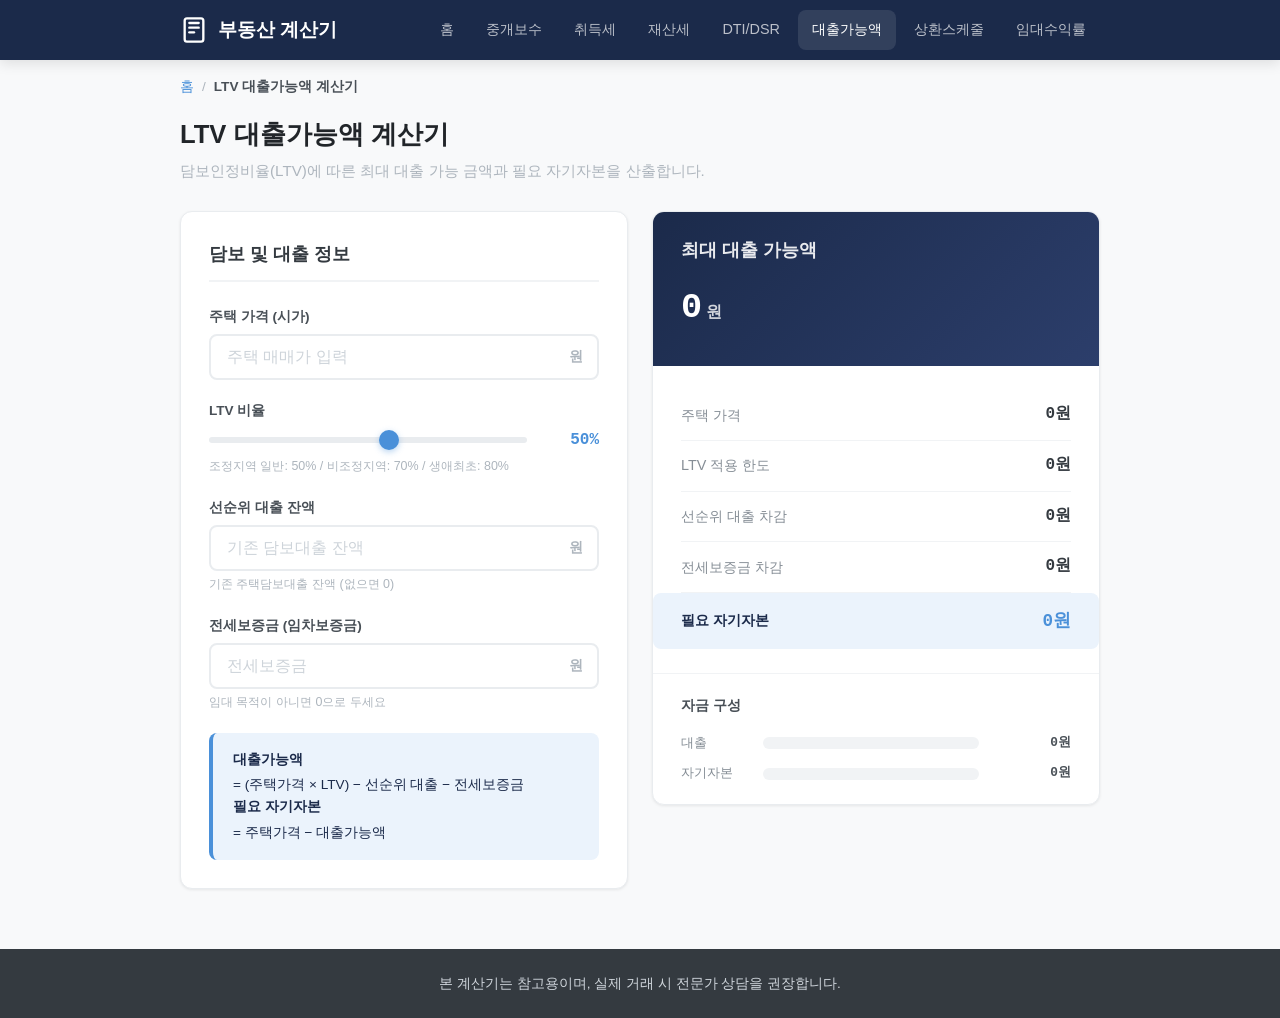
<file: pages/ltv.html>
<!DOCTYPE html>
<html lang="ko">
<head>
  <meta charset="UTF-8" />
  <meta name="viewport" content="width=device-width, initial-scale=1.0" />
  <title>LTV 대출가능액 계산기 - 부동산 계산기</title>
  <meta name="description" content="담보인정비율(LTV)에 따른 최대 대출 가능 금액과 필요 자기자본을 산출합니다. 상환 스케줄로 바로 연동 가능.">
  <meta name="keywords" content="부동산 계산기, LTV 계산기, 담보인정비율, 대출가능액, 최대 대출 금액, 자기자본, 주택담보대출">
  <meta property="og:type" content="website">
  <meta property="og:title" content="LTV 대출가능액 계산기 - 부동산 계산기">
  <meta property="og:description" content="담보인정비율(LTV)에 따른 최대 대출 가능 금액과 필요 자기자본을 산출합니다. 상환 스케줄로 바로 연동 가능.">
  <meta property="og:url" content="https://robin22121.github.io/puzzle/pages/ltv.html">
  <meta name="twitter:card" content="summary">
  <meta name="twitter:title" content="LTV 대출가능액 계산기 - 부동산 계산기">
  <meta name="twitter:description" content="담보인정비율(LTV)에 따른 최대 대출 가능 금액과 필요 자기자본을 산출합니다. 상환 스케줄로 바로 연동 가능.">
  <link rel="canonical" href="https://robin22121.github.io/puzzle/pages/ltv.html">
  <link rel="stylesheet" href="../css/common.css" />
  <link rel="stylesheet" href="../css/calculator.css" />
  <style>
    .go-repayment-btn {
      display: block;
      margin-top: 16px;
      padding: 14px 20px;
      background: linear-gradient(135deg, #27AE60, #2ECC71);
      color: #fff;
      text-align: center;
      border-radius: 8px;
      font-weight: 700;
      font-size: 0.95rem;
      transition: all 0.25s ease;
      box-shadow: 0 4px 12px rgba(39,174,96,0.3);
    }
    .go-repayment-btn:hover {
      transform: translateY(-2px);
      box-shadow: 0 6px 16px rgba(39,174,96,0.4);
    }
  </style>
</head>
<body>

  <header class="header">
    <div class="header-inner">
      <a href="../index.html" class="header-logo">
        <svg viewBox="0 0 24 24" fill="none" stroke="currentColor" stroke-width="2" stroke-linecap="round" stroke-linejoin="round"><rect x="4" y="2" width="16" height="20" rx="2"/><line x1="8" y1="6" x2="16" y2="6"/><line x1="8" y1="10" x2="16" y2="10"/><line x1="8" y1="14" x2="12" y2="14"/></svg>
        부동산 계산기
      </a>
      <button class="menu-toggle" aria-label="메뉴">&#9776;</button>
      <nav class="header-nav">
        <a href="../index.html">홈</a>
        <a href="brokerage-fee.html">중개보수</a>
        <a href="acquisition-tax.html">취득세</a>
        <a href="property-tax.html">재산세</a>
        <a href="dti-dsr.html">DTI/DSR</a>
        <a href="ltv.html" class="active">대출가능액</a>
        <a href="repayment.html">상환스케줄</a>
        <a href="rental-yield.html">임대수익률</a>
      </nav>
    </div>
  </header>

  <div class="container">
    <div class="breadcrumb">
      <a href="../index.html">홈</a> / <span>LTV 대출가능액 계산기</span>
    </div>

    <h1 class="calc-page-title">LTV 대출가능액 계산기</h1>
    <p class="calc-page-desc">담보인정비율(LTV)에 따른 최대 대출 가능 금액과 필요 자기자본을 산출합니다.</p>

    <div class="calc-layout">
      <div class="calc-input-section">
        <h2>담보 및 대출 정보</h2>

        <div class="form-group">
          <label class="form-label">주택 가격 (시가)</label>
          <div class="input-with-unit">
            <input type="text" class="form-input" id="housePrice" placeholder="주택 매매가 입력" />
            <span class="input-unit">원</span>
          </div>
          <span class="korean-amount" id="housePriceKr"></span>
        </div>

        <div class="form-group">
          <label class="form-label">LTV 비율</label>
          <div class="slider-container">
            <input type="range" class="form-slider" id="ltvRatio" min="10" max="80" value="50" step="5" />
            <span class="slider-value" id="ltvRatioValue">50%</span>
          </div>
          <span class="form-hint">조정지역 일반: 50% / 비조정지역: 70% / 생애최초: 80%</span>
        </div>

        <div class="form-group">
          <label class="form-label">선순위 대출 잔액</label>
          <div class="input-with-unit">
            <input type="text" class="form-input" id="priorLoan" placeholder="기존 담보대출 잔액" />
            <span class="input-unit">원</span>
          </div>
          <span class="korean-amount" id="priorLoanKr"></span>
          <span class="form-hint">기존 주택담보대출 잔액 (없으면 0)</span>
        </div>

        <div class="form-group">
          <label class="form-label">전세보증금 (임차보증금)</label>
          <div class="input-with-unit">
            <input type="text" class="form-input" id="deposit" placeholder="전세보증금" />
            <span class="input-unit">원</span>
          </div>
          <span class="korean-amount" id="depositKr"></span>
          <span class="form-hint">임대 목적이 아니면 0으로 두세요</span>
        </div>

        <div class="info-box">
          <p><strong>대출가능액</strong> = (주택가격 × LTV) − 선순위 대출 − 전세보증금<br/>
          <strong>필요 자기자본</strong> = 주택가격 − 대출가능액</p>
        </div>
      </div>

      <div class="calc-result-section">
        <div class="result-header">
          <h2>최대 대출 가능액</h2>
          <div class="result-main-value" id="resultLoan">0<small>원</small></div>
          <div class="result-sub-text" id="resultLoanKr"></div>
        </div>
        <div class="result-details">
          <div class="result-row">
            <span class="result-row-label">주택 가격</span>
            <span class="result-row-value" id="resultHousePrice">0원</span>
          </div>
          <div class="result-row">
            <span class="result-row-label">LTV 적용 한도</span>
            <span class="result-row-value" id="resultLtvLimit">0원</span>
          </div>
          <div class="result-row">
            <span class="result-row-label">선순위 대출 차감</span>
            <span class="result-row-value" id="resultPriorLoan">0원</span>
          </div>
          <div class="result-row">
            <span class="result-row-label">전세보증금 차감</span>
            <span class="result-row-value" id="resultDeposit">0원</span>
          </div>
          <div class="result-row highlight">
            <span class="result-row-label">필요 자기자본</span>
            <span class="result-row-value" id="resultOwnCapital">0원</span>
          </div>
        </div>

        <div class="result-chart">
          <h3>자금 구성</h3>
          <div class="bar-chart">
            <div class="bar-item">
              <span class="bar-label">대출</span>
              <div class="bar-track"><div class="bar-fill blue" id="barLoan" style="width:0%"></div></div>
              <span class="bar-amount" id="barLoanAmt">0원</span>
            </div>
            <div class="bar-item">
              <span class="bar-label">자기자본</span>
              <div class="bar-track"><div class="bar-fill green" id="barOwn" style="width:0%"></div></div>
              <span class="bar-amount" id="barOwnAmt">0원</span>
            </div>
          </div>
          <a href="#" id="goRepayment" class="go-repayment-btn" style="display:none;">
            상환 스케줄 계산하기 &rarr;
          </a>
        </div>
      </div>
    </div>
  </div>

  <footer class="footer">
    <p>본 계산기는 참고용이며, 실제 거래 시 전문가 상담을 권장합니다.</p>
  </footer>

  <script src="../js/common.js"></script>
  <script src="../js/calculators/ltv.js"></script>
</body>
</html>
</file>
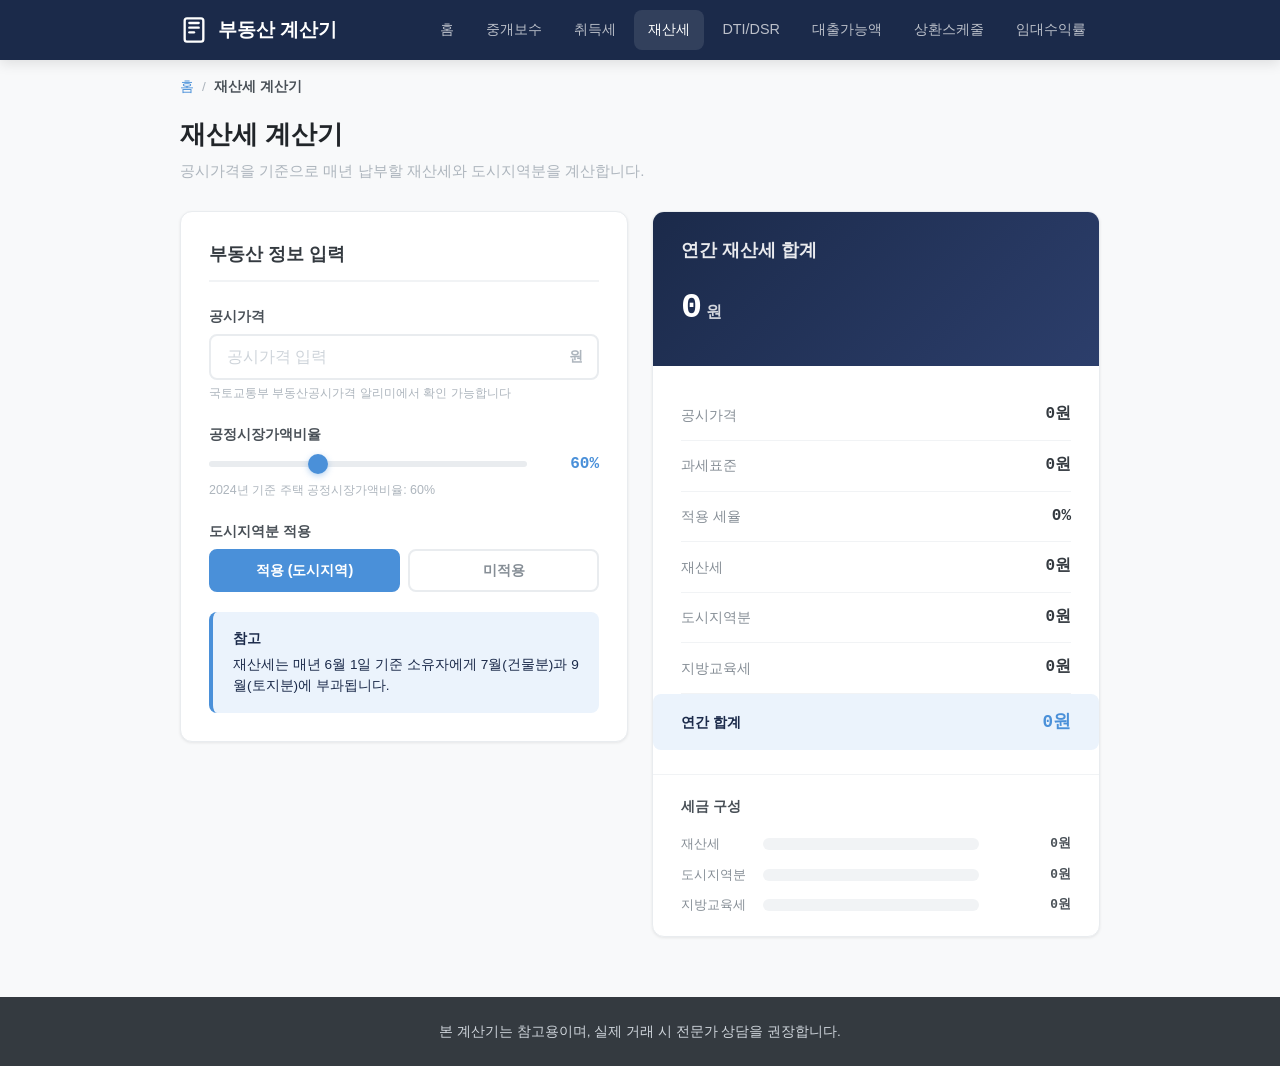
<file: pages/property-tax.html>
<!DOCTYPE html>
<html lang="ko">
<head>
  <meta charset="UTF-8" />
  <meta name="viewport" content="width=device-width, initial-scale=1.0" />
  <title>재산세 계산기 - 부동산 계산기</title>
  <meta name="description" content="공시가격 기준으로 재산세, 도시지역분, 지방교육세를 누진세율에 따라 계산합니다. 공정시장가액비율 조정 가능.">
  <meta name="keywords" content="부동산 계산기, 재산세 계산기, 재산세율, 공시가격, 도시지역분, 지방교육세, 공정시장가액비율">
  <meta property="og:type" content="website">
  <meta property="og:title" content="재산세 계산기 - 부동산 계산기">
  <meta property="og:description" content="공시가격 기준으로 재산세, 도시지역분, 지방교육세를 누진세율에 따라 계산합니다. 공정시장가액비율 조정 가능.">
  <meta property="og:url" content="https://robin22121.github.io/puzzle/pages/property-tax.html">
  <meta name="twitter:card" content="summary">
  <meta name="twitter:title" content="재산세 계산기 - 부동산 계산기">
  <meta name="twitter:description" content="공시가격 기준으로 재산세, 도시지역분, 지방교육세를 누진세율에 따라 계산합니다. 공정시장가액비율 조정 가능.">
  <link rel="canonical" href="https://robin22121.github.io/puzzle/pages/property-tax.html">
  <link rel="stylesheet" href="../css/common.css" />
  <link rel="stylesheet" href="../css/calculator.css" />
</head>
<body>

  <header class="header">
    <div class="header-inner">
      <a href="../index.html" class="header-logo">
        <svg viewBox="0 0 24 24" fill="none" stroke="currentColor" stroke-width="2" stroke-linecap="round" stroke-linejoin="round"><rect x="4" y="2" width="16" height="20" rx="2"/><line x1="8" y1="6" x2="16" y2="6"/><line x1="8" y1="10" x2="16" y2="10"/><line x1="8" y1="14" x2="12" y2="14"/></svg>
        부동산 계산기
      </a>
      <button class="menu-toggle" aria-label="메뉴">&#9776;</button>
      <nav class="header-nav">
        <a href="../index.html">홈</a>
        <a href="brokerage-fee.html">중개보수</a>
        <a href="acquisition-tax.html">취득세</a>
        <a href="property-tax.html" class="active">재산세</a>
        <a href="dti-dsr.html">DTI/DSR</a>
        <a href="ltv.html">대출가능액</a>
        <a href="repayment.html">상환스케줄</a>
        <a href="rental-yield.html">임대수익률</a>
      </nav>
    </div>
  </header>

  <div class="container">
    <div class="breadcrumb">
      <a href="../index.html">홈</a> / <span>재산세 계산기</span>
    </div>

    <h1 class="calc-page-title">재산세 계산기</h1>
    <p class="calc-page-desc">공시가격을 기준으로 매년 납부할 재산세와 도시지역분을 계산합니다.</p>

    <div class="calc-layout">
      <div class="calc-input-section">
        <h2>부동산 정보 입력</h2>

        <div class="form-group">
          <label class="form-label">공시가격</label>
          <div class="input-with-unit">
            <input type="text" class="form-input" id="officialPrice" placeholder="공시가격 입력" />
            <span class="input-unit">원</span>
          </div>
          <span class="korean-amount" id="officialPriceKr"></span>
          <span class="form-hint">국토교통부 부동산공시가격 알리미에서 확인 가능합니다</span>
        </div>

        <div class="form-group">
          <label class="form-label">공정시장가액비율</label>
          <div class="slider-container">
            <input type="range" class="form-slider" id="fairRatio" min="40" max="100" value="60" step="5" />
            <span class="slider-value" id="fairRatioValue">60%</span>
          </div>
          <span class="form-hint">2024년 기준 주택 공정시장가액비율: 60%</span>
        </div>

        <div class="form-group">
          <label class="form-label">도시지역분 적용</label>
          <div class="radio-group" id="cityArea">
            <button class="radio-btn active" data-value="yes">적용 (도시지역)</button>
            <button class="radio-btn" data-value="no">미적용</button>
          </div>
        </div>

        <div class="info-box">
          <p><strong>참고</strong> 재산세는 매년 6월 1일 기준 소유자에게 7월(건물분)과 9월(토지분)에 부과됩니다.</p>
        </div>
      </div>

      <div class="calc-result-section">
        <div class="result-header">
          <h2>연간 재산세 합계</h2>
          <div class="result-main-value" id="resultTotal">0<small>원</small></div>
          <div class="result-sub-text" id="resultTotalKr"></div>
        </div>
        <div class="result-details">
          <div class="result-row">
            <span class="result-row-label">공시가격</span>
            <span class="result-row-value" id="resultOfficial">0원</span>
          </div>
          <div class="result-row">
            <span class="result-row-label">과세표준</span>
            <span class="result-row-value" id="resultTaxBase">0원</span>
          </div>
          <div class="result-row">
            <span class="result-row-label">적용 세율</span>
            <span class="result-row-value" id="resultRate">0%</span>
          </div>
          <div class="result-row">
            <span class="result-row-label">재산세</span>
            <span class="result-row-value" id="resultPropertyTax">0원</span>
          </div>
          <div class="result-row">
            <span class="result-row-label">도시지역분</span>
            <span class="result-row-value" id="resultCityTax">0원</span>
          </div>
          <div class="result-row">
            <span class="result-row-label">지방교육세</span>
            <span class="result-row-value" id="resultEduTax">0원</span>
          </div>
          <div class="result-row highlight">
            <span class="result-row-label">연간 합계</span>
            <span class="result-row-value" id="resultTotalHighlight">0원</span>
          </div>
        </div>

        <div class="result-chart">
          <h3>세금 구성</h3>
          <div class="bar-chart">
            <div class="bar-item">
              <span class="bar-label">재산세</span>
              <div class="bar-track"><div class="bar-fill blue" id="barProp" style="width:0%"></div></div>
              <span class="bar-amount" id="barPropAmt">0원</span>
            </div>
            <div class="bar-item">
              <span class="bar-label">도시지역분</span>
              <div class="bar-track"><div class="bar-fill green" id="barCity" style="width:0%"></div></div>
              <span class="bar-amount" id="barCityAmt">0원</span>
            </div>
            <div class="bar-item">
              <span class="bar-label">지방교육세</span>
              <div class="bar-track"><div class="bar-fill orange" id="barEdu" style="width:0%"></div></div>
              <span class="bar-amount" id="barEduAmt">0원</span>
            </div>
          </div>
        </div>
      </div>
    </div>
  </div>

  <footer class="footer">
    <p>본 계산기는 참고용이며, 실제 거래 시 전문가 상담을 권장합니다.</p>
  </footer>

  <script src="../js/common.js"></script>
  <script src="../js/calculators/property-tax.js"></script>
</body>
</html>
</file>
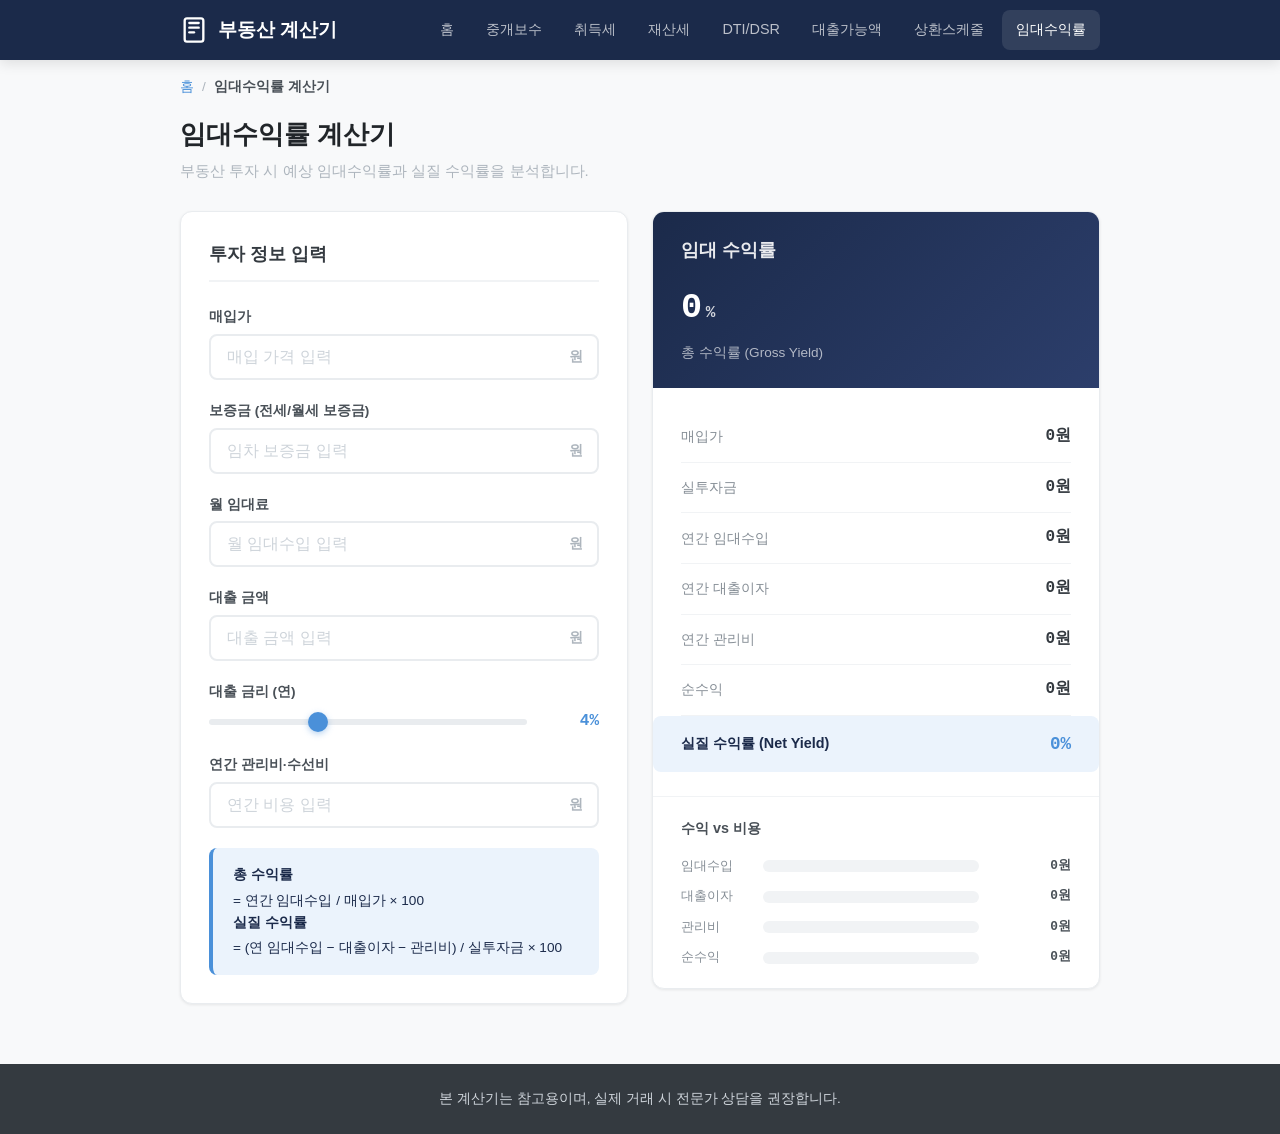
<file: pages/rental-yield.html>
<!DOCTYPE html>
<html lang="ko">
<head>
  <meta charset="UTF-8" />
  <meta name="viewport" content="width=device-width, initial-scale=1.0" />
  <title>임대수익률 계산기 - 부동산 계산기</title>
  <meta name="description" content="부동산 매입가 대비 연간 총 수익률과 대출이자·관리비를 반영한 실질 수익률(Net Yield)을 분석합니다.">
  <meta name="keywords" content="부동산 계산기, 임대수익률 계산기, 임대 수익률, 실질 수익률, Net Yield, 부동산 투자, 월세 수익률">
  <meta property="og:type" content="website">
  <meta property="og:title" content="임대수익률 계산기 - 부동산 계산기">
  <meta property="og:description" content="부동산 매입가 대비 연간 총 수익률과 대출이자·관리비를 반영한 실질 수익률(Net Yield)을 분석합니다.">
  <meta property="og:url" content="https://robin22121.github.io/puzzle/pages/rental-yield.html">
  <meta name="twitter:card" content="summary">
  <meta name="twitter:title" content="임대수익률 계산기 - 부동산 계산기">
  <meta name="twitter:description" content="부동산 매입가 대비 연간 총 수익률과 대출이자·관리비를 반영한 실질 수익률(Net Yield)을 분석합니다.">
  <link rel="canonical" href="https://robin22121.github.io/puzzle/pages/rental-yield.html">
  <link rel="stylesheet" href="../css/common.css" />
  <link rel="stylesheet" href="../css/calculator.css" />
</head>
<body>

  <header class="header">
    <div class="header-inner">
      <a href="../index.html" class="header-logo">
        <svg viewBox="0 0 24 24" fill="none" stroke="currentColor" stroke-width="2" stroke-linecap="round" stroke-linejoin="round"><rect x="4" y="2" width="16" height="20" rx="2"/><line x1="8" y1="6" x2="16" y2="6"/><line x1="8" y1="10" x2="16" y2="10"/><line x1="8" y1="14" x2="12" y2="14"/></svg>
        부동산 계산기
      </a>
      <button class="menu-toggle" aria-label="메뉴">&#9776;</button>
      <nav class="header-nav">
        <a href="../index.html">홈</a>
        <a href="brokerage-fee.html">중개보수</a>
        <a href="acquisition-tax.html">취득세</a>
        <a href="property-tax.html">재산세</a>
        <a href="dti-dsr.html">DTI/DSR</a>
        <a href="ltv.html">대출가능액</a>
        <a href="repayment.html">상환스케줄</a>
        <a href="rental-yield.html" class="active">임대수익률</a>
      </nav>
    </div>
  </header>

  <div class="container">
    <div class="breadcrumb">
      <a href="../index.html">홈</a> / <span>임대수익률 계산기</span>
    </div>

    <h1 class="calc-page-title">임대수익률 계산기</h1>
    <p class="calc-page-desc">부동산 투자 시 예상 임대수익률과 실질 수익률을 분석합니다.</p>

    <div class="calc-layout">
      <div class="calc-input-section">
        <h2>투자 정보 입력</h2>

        <div class="form-group">
          <label class="form-label">매입가</label>
          <div class="input-with-unit">
            <input type="text" class="form-input" id="purchasePrice" placeholder="매입 가격 입력" />
            <span class="input-unit">원</span>
          </div>
          <span class="korean-amount" id="purchasePriceKr"></span>
        </div>

        <div class="form-group">
          <label class="form-label">보증금 (전세/월세 보증금)</label>
          <div class="input-with-unit">
            <input type="text" class="form-input" id="rentalDeposit" placeholder="임차 보증금 입력" />
            <span class="input-unit">원</span>
          </div>
          <span class="korean-amount" id="rentalDepositKr"></span>
        </div>

        <div class="form-group">
          <label class="form-label">월 임대료</label>
          <div class="input-with-unit">
            <input type="text" class="form-input" id="monthlyIncome" placeholder="월 임대수입 입력" />
            <span class="input-unit">원</span>
          </div>
          <span class="korean-amount" id="monthlyIncomeKr"></span>
        </div>

        <div class="form-group">
          <label class="form-label">대출 금액</label>
          <div class="input-with-unit">
            <input type="text" class="form-input" id="loanAmount" placeholder="대출 금액 입력" />
            <span class="input-unit">원</span>
          </div>
          <span class="korean-amount" id="loanAmountKr"></span>
        </div>

        <div class="form-group">
          <label class="form-label">대출 금리 (연)</label>
          <div class="slider-container">
            <input type="range" class="form-slider" id="loanRate" min="1" max="10" value="4" step="0.1" />
            <span class="slider-value" id="loanRateValue">4%</span>
          </div>
        </div>

        <div class="form-group">
          <label class="form-label">연간 관리비·수선비</label>
          <div class="input-with-unit">
            <input type="text" class="form-input" id="annualCost" placeholder="연간 비용 입력" />
            <span class="input-unit">원</span>
          </div>
          <span class="korean-amount" id="annualCostKr"></span>
        </div>

        <div class="info-box">
          <p><strong>총 수익률</strong> = 연간 임대수입 / 매입가 × 100<br/>
          <strong>실질 수익률</strong> = (연 임대수입 − 대출이자 − 관리비) / 실투자금 × 100</p>
        </div>
      </div>

      <div class="calc-result-section">
        <div class="result-header">
          <h2>임대 수익률</h2>
          <div class="result-main-value" id="resultYield">0<small>%</small></div>
          <div class="result-sub-text" id="resultYieldLabel">총 수익률 (Gross Yield)</div>
        </div>
        <div class="result-details">
          <div class="result-row">
            <span class="result-row-label">매입가</span>
            <span class="result-row-value" id="resultPurchase">0원</span>
          </div>
          <div class="result-row">
            <span class="result-row-label">실투자금</span>
            <span class="result-row-value" id="resultOwnMoney">0원</span>
          </div>
          <div class="result-row">
            <span class="result-row-label">연간 임대수입</span>
            <span class="result-row-value" id="resultAnnualIncome">0원</span>
          </div>
          <div class="result-row">
            <span class="result-row-label">연간 대출이자</span>
            <span class="result-row-value" id="resultLoanInterest">0원</span>
          </div>
          <div class="result-row">
            <span class="result-row-label">연간 관리비</span>
            <span class="result-row-value" id="resultCost">0원</span>
          </div>
          <div class="result-row">
            <span class="result-row-label">순수익</span>
            <span class="result-row-value" id="resultNetIncome">0원</span>
          </div>
          <div class="result-row highlight">
            <span class="result-row-label">실질 수익률 (Net Yield)</span>
            <span class="result-row-value" id="resultNetYield">0%</span>
          </div>
        </div>

        <div class="result-chart">
          <h3>수익 vs 비용</h3>
          <div class="bar-chart">
            <div class="bar-item">
              <span class="bar-label">임대수입</span>
              <div class="bar-track"><div class="bar-fill blue" id="barIncome" style="width:0%"></div></div>
              <span class="bar-amount" id="barIncomeAmt">0원</span>
            </div>
            <div class="bar-item">
              <span class="bar-label">대출이자</span>
              <div class="bar-track"><div class="bar-fill orange" id="barInterest" style="width:0%"></div></div>
              <span class="bar-amount" id="barInterestAmt">0원</span>
            </div>
            <div class="bar-item">
              <span class="bar-label">관리비</span>
              <div class="bar-track"><div class="bar-fill red" id="barMgmt" style="width:0%"></div></div>
              <span class="bar-amount" id="barMgmtAmt">0원</span>
            </div>
            <div class="bar-item">
              <span class="bar-label">순수익</span>
              <div class="bar-track"><div class="bar-fill green" id="barNet" style="width:0%"></div></div>
              <span class="bar-amount" id="barNetAmt">0원</span>
            </div>
          </div>
        </div>
      </div>
    </div>
  </div>

  <footer class="footer">
    <p>본 계산기는 참고용이며, 실제 거래 시 전문가 상담을 권장합니다.</p>
  </footer>

  <script src="../js/common.js"></script>
  <script src="../js/calculators/rental-yield.js"></script>
</body>
</html>
</file>
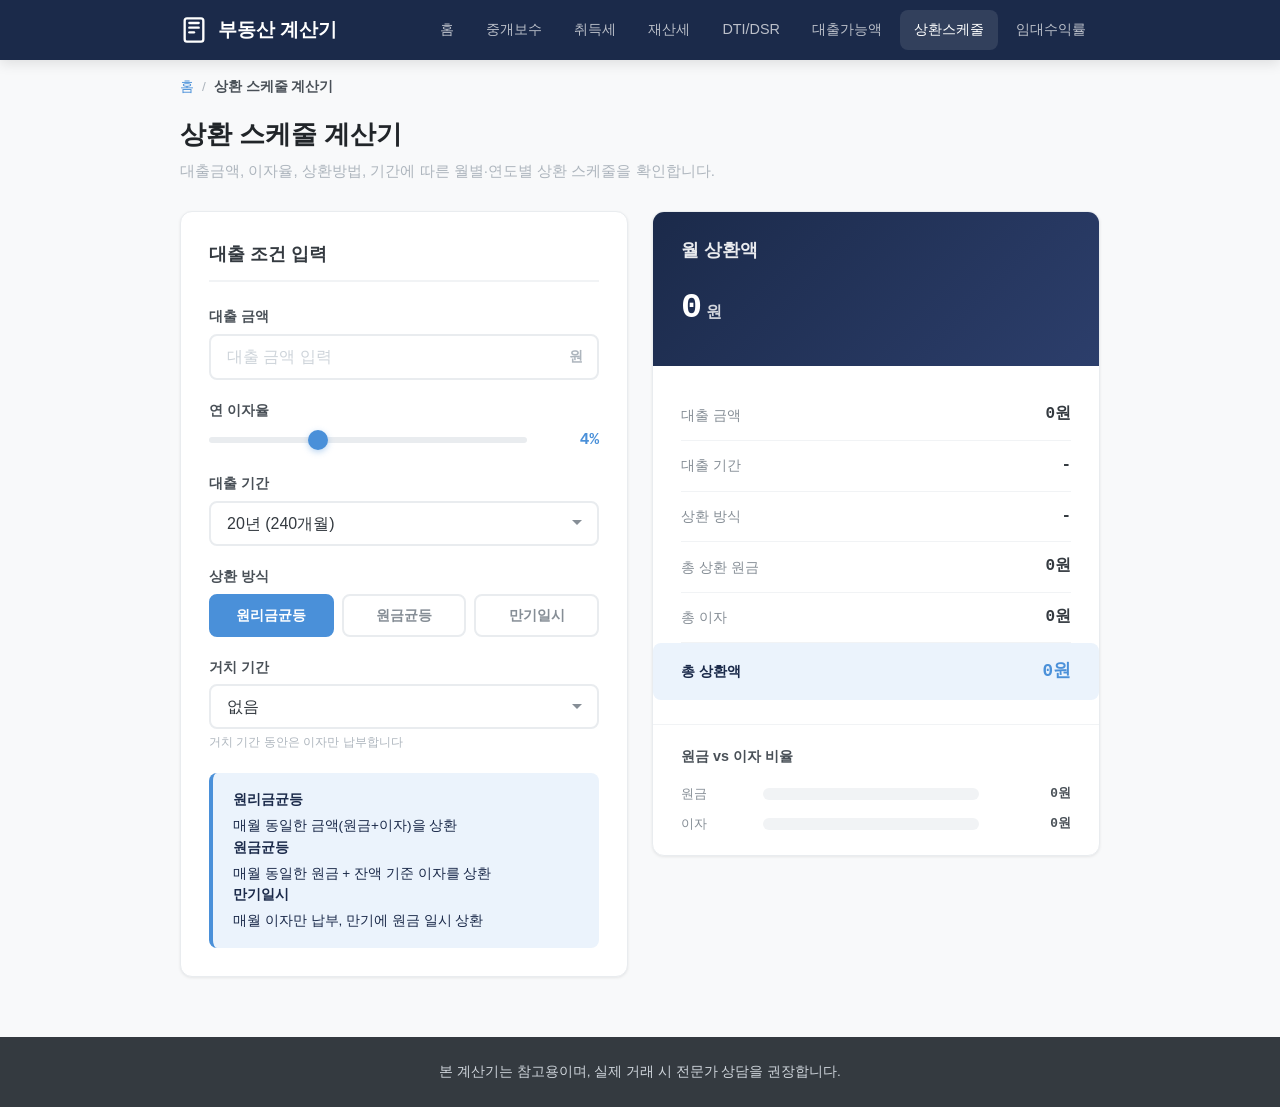
<file: pages/repayment.html>
<!DOCTYPE html>
<html lang="ko">
<head>
  <meta charset="UTF-8" />
  <meta name="viewport" content="width=device-width, initial-scale=1.0" />
  <title>상환 스케줄 계산기 - 부동산 계산기</title>
  <meta name="description" content="원리금균등, 원금균등, 만기일시 상환 방식별 월별·연도별 대출 상환 스케줄과 총 이자를 상세하게 확인합니다.">
  <meta name="keywords" content="부동산 계산기, 상환 스케줄 계산기, 원리금균등상환, 원금균등상환, 만기일시상환, 대출 이자, 월별 상환">
  <meta property="og:type" content="website">
  <meta property="og:title" content="상환 스케줄 계산기 - 부동산 계산기">
  <meta property="og:description" content="원리금균등, 원금균등, 만기일시 상환 방식별 월별·연도별 대출 상환 스케줄과 총 이자를 상세하게 확인합니다.">
  <meta property="og:url" content="https://robin22121.github.io/puzzle/pages/repayment.html">
  <meta name="twitter:card" content="summary">
  <meta name="twitter:title" content="상환 스케줄 계산기 - 부동산 계산기">
  <meta name="twitter:description" content="원리금균등, 원금균등, 만기일시 상환 방식별 월별·연도별 대출 상환 스케줄과 총 이자를 상세하게 확인합니다.">
  <link rel="canonical" href="https://robin22121.github.io/puzzle/pages/repayment.html">
  <link rel="stylesheet" href="../css/common.css" />
  <link rel="stylesheet" href="../css/calculator.css" />
  <style>
    /* 상환 스케줄 전용 스타일 */
    .schedule-table-wrap {
      max-height: 480px;
      overflow-y: auto;
      border: 1px solid var(--gray-200);
      border-radius: var(--radius-sm);
      margin-top: 16px;
    }

    .schedule-table {
      width: 100%;
      border-collapse: collapse;
      font-size: 0.85rem;
    }

    .schedule-table thead {
      position: sticky;
      top: 0;
      z-index: 1;
    }

    .schedule-table th {
      background: var(--navy);
      color: var(--white);
      padding: 10px 12px;
      text-align: right;
      font-weight: 600;
      white-space: nowrap;
    }

    .schedule-table th:first-child {
      text-align: center;
    }

    .schedule-table td {
      padding: 9px 12px;
      text-align: right;
      border-bottom: 1px solid var(--gray-100);
      font-family: var(--font-mono);
      font-size: 0.82rem;
      color: var(--gray-700);
    }

    .schedule-table td:first-child {
      text-align: center;
      color: var(--gray-500);
      font-family: var(--font-main);
    }

    .schedule-table tbody tr:hover {
      background: var(--blue-bg);
    }

    .schedule-table tbody tr.year-row {
      background: var(--gray-50);
      font-weight: 700;
    }

    .schedule-table tbody tr.year-row td {
      color: var(--navy);
      font-weight: 700;
      border-bottom: 2px solid var(--gray-200);
    }

    /* 요약 카드 */
    .summary-cards {
      display: grid;
      grid-template-columns: repeat(3, 1fr);
      gap: 12px;
      margin-bottom: 20px;
    }

    .summary-card {
      background: var(--white);
      border: 1px solid var(--gray-200);
      border-radius: var(--radius-sm);
      padding: 16px;
      text-align: center;
    }

    .summary-card-label {
      font-size: 0.78rem;
      color: var(--gray-500);
      margin-bottom: 6px;
    }

    .summary-card-value {
      font-size: 1.2rem;
      font-weight: 800;
      font-family: var(--font-mono);
      color: var(--gray-900);
    }

    .summary-card-value small {
      font-size: 0.75rem;
      font-weight: 600;
      color: var(--gray-500);
    }

    .summary-card-sub {
      font-size: 0.75rem;
      color: var(--blue);
      margin-top: 2px;
    }

    .summary-card.primary {
      border-color: var(--blue);
      background: var(--blue-bg);
    }

    .summary-card.primary .summary-card-value {
      color: var(--blue);
    }

    /* 보기 토글 */
    .view-toggle {
      display: flex;
      gap: 8px;
      margin-bottom: 12px;
    }

    .view-toggle-btn {
      padding: 6px 16px;
      font-size: 0.82rem;
      font-weight: 600;
      border: 2px solid var(--gray-200);
      border-radius: 50px;
      background: var(--white);
      color: var(--gray-600);
      transition: var(--transition);
    }

    .view-toggle-btn.active {
      background: var(--navy);
      border-color: var(--navy);
      color: var(--white);
    }

    /* 연결 배너 */
    .link-banner {
      display: flex;
      align-items: center;
      gap: 12px;
      padding: 14px 20px;
      background: linear-gradient(135deg, var(--green-bg), #d4f5e2);
      border: 1px solid var(--green);
      border-radius: var(--radius-sm);
      margin-bottom: 20px;
      font-size: 0.88rem;
      color: var(--gray-800);
    }

    .link-banner strong {
      color: var(--green);
    }

    .link-banner-icon {
      font-size: 1.2rem;
    }

    .full-width-section {
      grid-column: 1 / -1;
    }

    @media (max-width: 768px) {
      .summary-cards {
        grid-template-columns: 1fr;
      }
    }
  </style>
</head>
<body>

  <header class="header">
    <div class="header-inner">
      <a href="../index.html" class="header-logo">
        <svg viewBox="0 0 24 24" fill="none" stroke="currentColor" stroke-width="2" stroke-linecap="round" stroke-linejoin="round"><rect x="4" y="2" width="16" height="20" rx="2"/><line x1="8" y1="6" x2="16" y2="6"/><line x1="8" y1="10" x2="16" y2="10"/><line x1="8" y1="14" x2="12" y2="14"/></svg>
        부동산 계산기
      </a>
      <button class="menu-toggle" aria-label="메뉴">&#9776;</button>
      <nav class="header-nav">
        <a href="../index.html">홈</a>
        <a href="brokerage-fee.html">중개보수</a>
        <a href="acquisition-tax.html">취득세</a>
        <a href="property-tax.html">재산세</a>
        <a href="dti-dsr.html">DTI/DSR</a>
        <a href="ltv.html">대출가능액</a>
        <a href="repayment.html" class="active">상환스케줄</a>
        <a href="rental-yield.html">임대수익률</a>
      </nav>
    </div>
  </header>

  <div class="container">
    <div class="breadcrumb">
      <a href="../index.html">홈</a> / <span>상환 스케줄 계산기</span>
    </div>

    <!-- LTV에서 넘어온 경우 배너 표시 -->
    <div class="link-banner" id="ltvBanner" style="display:none;">
      <span class="link-banner-icon">&#8592;</span>
      <span><strong>LTV 계산기</strong>에서 연결되었습니다. 대출 금액이 자동으로 입력되었습니다.</span>
    </div>

    <h1 class="calc-page-title">상환 스케줄 계산기</h1>
    <p class="calc-page-desc">대출금액, 이자율, 상환방법, 기간에 따른 월별·연도별 상환 스케줄을 확인합니다.</p>

    <div class="calc-layout">
      <div class="calc-input-section">
        <h2>대출 조건 입력</h2>

        <div class="form-group">
          <label class="form-label">대출 금액</label>
          <div class="input-with-unit">
            <input type="text" class="form-input" id="loanAmount" placeholder="대출 금액 입력" />
            <span class="input-unit">원</span>
          </div>
          <span class="korean-amount" id="loanAmountKr"></span>
        </div>

        <div class="form-group">
          <label class="form-label">연 이자율</label>
          <div class="slider-container">
            <input type="range" class="form-slider" id="interestRate" min="1" max="10" value="4" step="0.1" />
            <span class="slider-value" id="interestRateValue">4%</span>
          </div>
        </div>

        <div class="form-group">
          <label class="form-label">대출 기간</label>
          <select class="form-select" id="loanPeriod">
            <option value="5">5년 (60개월)</option>
            <option value="10">10년 (120개월)</option>
            <option value="15">15년 (180개월)</option>
            <option value="20" selected>20년 (240개월)</option>
            <option value="25">25년 (300개월)</option>
            <option value="30">30년 (360개월)</option>
            <option value="35">35년 (420개월)</option>
            <option value="40">40년 (480개월)</option>
          </select>
        </div>

        <div class="form-group">
          <label class="form-label">상환 방식</label>
          <div class="radio-group" id="repaymentMethod">
            <button class="radio-btn active" data-value="equalPrincipalInterest">원리금균등</button>
            <button class="radio-btn" data-value="equalPrincipal">원금균등</button>
            <button class="radio-btn" data-value="bullet">만기일시</button>
          </div>
        </div>

        <div class="form-group" id="gracePeriodGroup">
          <label class="form-label">거치 기간</label>
          <select class="form-select" id="gracePeriod">
            <option value="0" selected>없음</option>
            <option value="6">6개월</option>
            <option value="12">1년</option>
            <option value="24">2년</option>
            <option value="36">3년</option>
            <option value="60">5년</option>
          </select>
          <span class="form-hint">거치 기간 동안은 이자만 납부합니다</span>
        </div>

        <div class="info-box">
          <p>
            <strong>원리금균등</strong> 매월 동일한 금액(원금+이자)을 상환<br/>
            <strong>원금균등</strong> 매월 동일한 원금 + 잔액 기준 이자를 상환<br/>
            <strong>만기일시</strong> 매월 이자만 납부, 만기에 원금 일시 상환
          </p>
        </div>
      </div>

      <div class="calc-result-section">
        <div class="result-header">
          <h2>월 상환액</h2>
          <div class="result-main-value" id="resultMonthly">0<small>원</small></div>
          <div class="result-sub-text" id="resultMonthlyKr"></div>
        </div>
        <div class="result-details">
          <div class="result-row">
            <span class="result-row-label">대출 금액</span>
            <span class="result-row-value" id="resultLoanAmt">0원</span>
          </div>
          <div class="result-row">
            <span class="result-row-label">대출 기간</span>
            <span class="result-row-value" id="resultPeriod">-</span>
          </div>
          <div class="result-row">
            <span class="result-row-label">상환 방식</span>
            <span class="result-row-value" id="resultMethod">-</span>
          </div>
          <div class="result-row">
            <span class="result-row-label">총 상환 원금</span>
            <span class="result-row-value" id="resultTotalPrincipal">0원</span>
          </div>
          <div class="result-row">
            <span class="result-row-label">총 이자</span>
            <span class="result-row-value" id="resultTotalInterest">0원</span>
          </div>
          <div class="result-row highlight">
            <span class="result-row-label">총 상환액</span>
            <span class="result-row-value" id="resultTotalPayment">0원</span>
          </div>
        </div>

        <div class="result-chart">
          <h3>원금 vs 이자 비율</h3>
          <div class="bar-chart">
            <div class="bar-item">
              <span class="bar-label">원금</span>
              <div class="bar-track"><div class="bar-fill blue" id="barPrincipal" style="width:0%"></div></div>
              <span class="bar-amount" id="barPrincipalAmt">0원</span>
            </div>
            <div class="bar-item">
              <span class="bar-label">이자</span>
              <div class="bar-track"><div class="bar-fill orange" id="barInterest" style="width:0%"></div></div>
              <span class="bar-amount" id="barInterestAmt">0원</span>
            </div>
          </div>
        </div>
      </div>

      <!-- 상환 스케줄 테이블 (풀 너비) -->
      <div class="full-width-section" id="scheduleSection" style="display:none;">
        <div class="calc-input-section">
          <h2>상환 스케줄</h2>

          <div class="summary-cards" id="summaryCards"></div>

          <div class="view-toggle">
            <button class="view-toggle-btn active" data-view="yearly" id="viewYearly">연도별</button>
            <button class="view-toggle-btn" data-view="monthly" id="viewMonthly">월별 전체</button>
          </div>

          <div class="schedule-table-wrap">
            <table class="schedule-table">
              <thead>
                <tr>
                  <th id="colHeader">연차</th>
                  <th>상환액</th>
                  <th>원금</th>
                  <th>이자</th>
                  <th>잔액</th>
                </tr>
              </thead>
              <tbody id="scheduleBody"></tbody>
            </table>
          </div>
        </div>
      </div>
    </div>
  </div>

  <footer class="footer">
    <p>본 계산기는 참고용이며, 실제 거래 시 전문가 상담을 권장합니다.</p>
  </footer>

  <script src="../js/common.js"></script>
  <script src="../js/calculators/repayment.js"></script>
</body>
</html>
</file>
<file: css/common.css>
/* ===== Reset & Base ===== */
*,
*::before,
*::after {
  margin: 0;
  padding: 0;
  box-sizing: border-box;
}

:root {
  /* Colors */
  --navy: #1B2A4A;
  --navy-light: #2C3E6B;
  --blue: #4A90D9;
  --blue-light: #6BAAEE;
  --blue-bg: #EBF3FC;
  --green: #27AE60;
  --green-bg: #E8F8EF;
  --orange: #F39C12;
  --orange-bg: #FEF5E7;
  --red: #E74C3C;
  --red-bg: #FDEDEC;
  --gray-50: #F8F9FA;
  --gray-100: #F1F3F5;
  --gray-200: #E9ECEF;
  --gray-300: #DEE2E6;
  --gray-400: #CED4DA;
  --gray-500: #ADB5BD;
  --gray-600: #868E96;
  --gray-700: #495057;
  --gray-800: #343A40;
  --gray-900: #212529;
  --white: #FFFFFF;

  /* Shadows */
  --shadow-sm: 0 1px 3px rgba(0, 0, 0, 0.08);
  --shadow-md: 0 4px 12px rgba(0, 0, 0, 0.1);
  --shadow-lg: 0 8px 24px rgba(0, 0, 0, 0.12);
  --shadow-hover: 0 8px 24px rgba(74, 144, 217, 0.2);

  /* Border Radius */
  --radius-sm: 8px;
  --radius-md: 12px;
  --radius-lg: 16px;
  --radius-xl: 20px;

  /* Transitions */
  --transition: all 0.25s ease;

  /* Font */
  --font-main: 'Pretendard', -apple-system, BlinkMacSystemFont, 'Segoe UI', Roboto, sans-serif;
  --font-mono: 'SF Mono', 'Fira Code', 'Consolas', monospace;
}

html {
  font-size: 16px;
  scroll-behavior: smooth;
}

body {
  font-family: var(--font-main);
  color: var(--gray-800);
  background: var(--gray-50);
  line-height: 1.6;
  -webkit-font-smoothing: antialiased;
}

a {
  text-decoration: none;
  color: inherit;
}

button {
  cursor: pointer;
  border: none;
  font-family: inherit;
}

input, select {
  font-family: inherit;
  outline: none;
}

/* ===== Layout ===== */
.container {
  max-width: 960px;
  margin: 0 auto;
  padding: 0 20px;
}

/* ===== Header ===== */
.header {
  background: var(--navy);
  color: var(--white);
  padding: 0;
  position: sticky;
  top: 0;
  z-index: 100;
  box-shadow: var(--shadow-md);
}

.header-inner {
  max-width: 960px;
  margin: 0 auto;
  padding: 0 20px;
  display: flex;
  align-items: center;
  justify-content: space-between;
  height: 60px;
}

.header-logo {
  display: flex;
  align-items: center;
  gap: 10px;
  font-size: 1.2rem;
  font-weight: 700;
  color: var(--white);
}

.header-logo svg {
  width: 28px;
  height: 28px;
}

.header-nav {
  display: flex;
  gap: 4px;
}

.header-nav a {
  color: rgba(255, 255, 255, 0.7);
  padding: 8px 14px;
  border-radius: var(--radius-sm);
  font-size: 0.9rem;
  font-weight: 500;
  transition: var(--transition);
}

.header-nav a:hover,
.header-nav a.active {
  color: var(--white);
  background: rgba(255, 255, 255, 0.1);
}

/* Mobile menu */
.menu-toggle {
  display: none;
  background: none;
  color: var(--white);
  font-size: 1.5rem;
  padding: 4px;
}

/* ===== Footer ===== */
.footer {
  background: var(--gray-800);
  color: var(--gray-400);
  text-align: center;
  padding: 24px 20px;
  font-size: 0.85rem;
  margin-top: 60px;
}

.footer a {
  color: var(--blue-light);
}

/* ===== Breadcrumb ===== */
.breadcrumb {
  display: flex;
  align-items: center;
  gap: 8px;
  padding: 16px 0;
  font-size: 0.85rem;
  color: var(--gray-500);
}

.breadcrumb a {
  color: var(--blue);
  transition: var(--transition);
}

.breadcrumb a:hover {
  color: var(--navy);
}

.breadcrumb span {
  color: var(--gray-700);
  font-weight: 600;
}

/* ===== Responsive ===== */
@media (max-width: 768px) {
  .header-nav {
    display: none;
    position: absolute;
    top: 60px;
    left: 0;
    right: 0;
    background: var(--navy);
    flex-direction: column;
    padding: 12px;
    border-top: 1px solid rgba(255,255,255,0.1);
  }

  .header-nav.open {
    display: flex;
  }

  .menu-toggle {
    display: block;
  }
}
</file>
<file: css/dashboard.css>
/* ===== Hero Section ===== */
.hero {
  background: linear-gradient(135deg, var(--navy) 0%, var(--navy-light) 100%);
  color: var(--white);
  padding: 48px 20px;
  text-align: center;
}

.hero h1 {
  font-size: 2rem;
  font-weight: 800;
  margin-bottom: 10px;
}

.hero p {
  font-size: 1.05rem;
  color: rgba(255, 255, 255, 0.75);
  max-width: 480px;
  margin: 0 auto;
}

/* ===== Category Tabs ===== */
.category-tabs {
  display: flex;
  justify-content: center;
  gap: 8px;
  padding: 24px 20px 0;
  flex-wrap: wrap;
}

.tab-btn {
  padding: 8px 20px;
  border-radius: 50px;
  font-size: 0.9rem;
  font-weight: 600;
  background: var(--white);
  color: var(--gray-600);
  border: 2px solid var(--gray-200);
  transition: var(--transition);
}

.tab-btn:hover {
  border-color: var(--blue);
  color: var(--blue);
}

.tab-btn.active {
  background: var(--blue);
  color: var(--white);
  border-color: var(--blue);
}

/* ===== Card Grid ===== */
.card-grid {
  display: grid;
  grid-template-columns: repeat(auto-fill, minmax(280px, 1fr));
  gap: 20px;
  padding: 24px 0 40px;
}

/* ===== Calculator Card ===== */
.calc-card {
  background: var(--white);
  border-radius: var(--radius-md);
  padding: 28px 24px;
  box-shadow: var(--shadow-sm);
  border: 1px solid var(--gray-200);
  transition: var(--transition);
  display: flex;
  flex-direction: column;
  gap: 12px;
  position: relative;
  overflow: hidden;
}

.calc-card::before {
  content: '';
  position: absolute;
  top: 0;
  left: 0;
  right: 0;
  height: 4px;
  background: var(--blue);
  transform: scaleX(0);
  transition: transform 0.3s ease;
}

.calc-card:hover {
  transform: translateY(-4px);
  box-shadow: var(--shadow-hover);
  border-color: var(--blue);
}

.calc-card:hover::before {
  transform: scaleX(1);
}

.calc-card-icon {
  width: 52px;
  height: 52px;
  border-radius: var(--radius-sm);
  display: flex;
  align-items: center;
  justify-content: center;
  font-size: 1.5rem;
}

.calc-card-icon.tax {
  background: var(--blue-bg);
  color: var(--blue);
}

.calc-card-icon.loan {
  background: var(--green-bg);
  color: var(--green);
}

.calc-card-icon.fee {
  background: var(--orange-bg);
  color: var(--orange);
}

.calc-card-icon.income {
  background: var(--red-bg);
  color: var(--red);
}

.calc-card-icon.external {
  background: #F3E8FD;
  color: #8E44AD;
}

.calc-card h3 {
  font-size: 1.15rem;
  font-weight: 700;
  color: var(--gray-900);
}

.calc-card p {
  font-size: 0.9rem;
  color: var(--gray-500);
  line-height: 1.5;
  flex: 1;
}

.calc-card-footer {
  display: flex;
  align-items: center;
  justify-content: space-between;
  margin-top: 4px;
}

.calc-card-tag {
  font-size: 0.75rem;
  padding: 4px 10px;
  border-radius: 50px;
  font-weight: 600;
}

.calc-card-tag.tax {
  background: var(--blue-bg);
  color: var(--blue);
}

.calc-card-tag.loan {
  background: var(--green-bg);
  color: var(--green);
}

.calc-card-tag.fee {
  background: var(--orange-bg);
  color: var(--orange);
}

.calc-card-tag.income {
  background: var(--red-bg);
  color: var(--red);
}

.calc-card-tag.external {
  background: #F3E8FD;
  color: #8E44AD;
}

.calc-card-arrow {
  width: 32px;
  height: 32px;
  border-radius: 50%;
  background: var(--gray-100);
  display: flex;
  align-items: center;
  justify-content: center;
  color: var(--gray-500);
  transition: var(--transition);
  font-size: 1rem;
}

.calc-card:hover .calc-card-arrow {
  background: var(--blue);
  color: var(--white);
}

/* ===== External Card Badge ===== */
.external-badge {
  position: absolute;
  top: 12px;
  right: 12px;
  font-size: 0.7rem;
  padding: 3px 8px;
  background: #F3E8FD;
  color: #8E44AD;
  border-radius: 50px;
  font-weight: 600;
}

/* ===== Responsive ===== */
@media (max-width: 768px) {
  .hero {
    padding: 36px 20px;
  }

  .hero h1 {
    font-size: 1.6rem;
  }

  .card-grid {
    grid-template-columns: 1fr;
    gap: 16px;
  }
}
</file>
<file: css/calculator.css>
/* ===== Calculator Page Layout ===== */
.calc-page {
  padding: 24px 0 40px;
}

.calc-page-title {
  font-size: 1.6rem;
  font-weight: 800;
  color: var(--gray-900);
  margin-bottom: 4px;
}

.calc-page-desc {
  font-size: 0.95rem;
  color: var(--gray-500);
  margin-bottom: 28px;
}

/* ===== Two Column Layout ===== */
.calc-layout {
  display: grid;
  grid-template-columns: 1fr 1fr;
  gap: 24px;
  align-items: start;
}

/* ===== Input Section ===== */
.calc-input-section {
  background: var(--white);
  border-radius: var(--radius-md);
  padding: 28px;
  box-shadow: var(--shadow-sm);
  border: 1px solid var(--gray-200);
}

.calc-input-section h2 {
  font-size: 1.1rem;
  font-weight: 700;
  color: var(--gray-800);
  margin-bottom: 24px;
  padding-bottom: 12px;
  border-bottom: 2px solid var(--gray-100);
}

/* ===== Form Group ===== */
.form-group {
  margin-bottom: 20px;
}

.form-group:last-child {
  margin-bottom: 0;
}

.form-label {
  display: block;
  font-size: 0.85rem;
  font-weight: 600;
  color: var(--gray-700);
  margin-bottom: 6px;
}

.form-hint {
  display: block;
  font-size: 0.78rem;
  color: var(--gray-500);
  margin-top: 4px;
}

/* Input fields */
.form-input {
  width: 100%;
  padding: 12px 16px;
  border: 2px solid var(--gray-200);
  border-radius: var(--radius-sm);
  font-size: 1rem;
  color: var(--gray-800);
  background: var(--white);
  transition: var(--transition);
}

.form-input:focus {
  border-color: var(--blue);
  box-shadow: 0 0 0 3px rgba(74, 144, 217, 0.15);
}

.form-input::placeholder {
  color: var(--gray-400);
}

/* Input with unit suffix */
.input-with-unit {
  position: relative;
}

.input-with-unit .form-input {
  padding-right: 50px;
}

.input-unit {
  position: absolute;
  right: 16px;
  top: 50%;
  transform: translateY(-50%);
  font-size: 0.9rem;
  font-weight: 600;
  color: var(--gray-500);
}

/* Korean amount display */
.korean-amount {
  font-size: 0.82rem;
  color: var(--blue);
  font-weight: 600;
  margin-top: 4px;
  min-height: 1.2em;
}

/* Select */
.form-select {
  width: 100%;
  padding: 12px 16px;
  border: 2px solid var(--gray-200);
  border-radius: var(--radius-sm);
  font-size: 1rem;
  color: var(--gray-800);
  background: var(--white);
  appearance: none;
  background-image: url("data:image/svg+xml,%3Csvg xmlns='http://www.w3.org/2000/svg' width='12' height='12' viewBox='0 0 12 12'%3E%3Cpath fill='%23868E96' d='M6 8L1 3h10z'/%3E%3C/svg%3E");
  background-repeat: no-repeat;
  background-position: right 14px center;
  transition: var(--transition);
  cursor: pointer;
}

.form-select:focus {
  border-color: var(--blue);
  box-shadow: 0 0 0 3px rgba(74, 144, 217, 0.15);
}

/* Radio / Toggle Group */
.radio-group {
  display: flex;
  gap: 8px;
  flex-wrap: wrap;
}

.radio-btn {
  flex: 1;
  min-width: 80px;
  padding: 10px 16px;
  border: 2px solid var(--gray-200);
  border-radius: var(--radius-sm);
  font-size: 0.9rem;
  font-weight: 600;
  color: var(--gray-600);
  background: var(--white);
  text-align: center;
  transition: var(--transition);
  cursor: pointer;
}

.radio-btn:hover {
  border-color: var(--blue);
  color: var(--blue);
}

.radio-btn.active {
  background: var(--blue);
  border-color: var(--blue);
  color: var(--white);
}

/* Slider */
.slider-container {
  display: flex;
  align-items: center;
  gap: 12px;
}

.form-slider {
  flex: 1;
  -webkit-appearance: none;
  appearance: none;
  height: 6px;
  background: var(--gray-200);
  border-radius: 3px;
  outline: none;
}

.form-slider::-webkit-slider-thumb {
  -webkit-appearance: none;
  appearance: none;
  width: 20px;
  height: 20px;
  border-radius: 50%;
  background: var(--blue);
  cursor: pointer;
  box-shadow: 0 2px 6px rgba(74, 144, 217, 0.4);
}

.slider-value {
  min-width: 60px;
  font-size: 1rem;
  font-weight: 700;
  color: var(--blue);
  text-align: right;
  font-family: var(--font-mono);
}

/* ===== Result Section ===== */
.calc-result-section {
  background: var(--white);
  border-radius: var(--radius-md);
  box-shadow: var(--shadow-sm);
  border: 1px solid var(--gray-200);
  overflow: hidden;
  position: sticky;
  top: 80px;
}

.result-header {
  background: linear-gradient(135deg, var(--navy) 0%, var(--navy-light) 100%);
  color: var(--white);
  padding: 24px 28px;
}

.result-header h2 {
  font-size: 1.1rem;
  font-weight: 700;
  margin-bottom: 16px;
  opacity: 0.9;
}

.result-main-value {
  font-size: 2.2rem;
  font-weight: 800;
  font-family: var(--font-mono);
  letter-spacing: -0.5px;
}

.result-main-value small {
  font-size: 1rem;
  font-weight: 600;
  opacity: 0.8;
  margin-left: 4px;
}

.result-sub-text {
  font-size: 0.85rem;
  color: rgba(255, 255, 255, 0.65);
  margin-top: 6px;
}

/* Result Details */
.result-details {
  padding: 24px 28px;
}

.result-row {
  display: flex;
  justify-content: space-between;
  align-items: center;
  padding: 12px 0;
  border-bottom: 1px solid var(--gray-100);
}

.result-row:last-child {
  border-bottom: none;
}

.result-row-label {
  font-size: 0.9rem;
  color: var(--gray-600);
}

.result-row-value {
  font-size: 1rem;
  font-weight: 700;
  color: var(--gray-800);
  font-family: var(--font-mono);
}

/* Result highlight row */
.result-row.highlight {
  background: var(--blue-bg);
  margin: 0 -28px;
  padding: 14px 28px;
  border-radius: var(--radius-sm);
  border-bottom: none;
}

.result-row.highlight .result-row-label {
  color: var(--navy);
  font-weight: 600;
}

.result-row.highlight .result-row-value {
  color: var(--blue);
  font-size: 1.1rem;
}

/* Result chart placeholder */
.result-chart {
  padding: 20px 28px;
  border-top: 1px solid var(--gray-100);
}

.result-chart h3 {
  font-size: 0.9rem;
  font-weight: 700;
  color: var(--gray-700);
  margin-bottom: 16px;
}

/* Simple bar chart */
.bar-chart {
  display: flex;
  flex-direction: column;
  gap: 10px;
}

.bar-item {
  display: flex;
  align-items: center;
  gap: 12px;
}

.bar-label {
  font-size: 0.8rem;
  color: var(--gray-600);
  min-width: 70px;
}

.bar-track {
  flex: 1;
  height: 12px;
  background: var(--gray-100);
  border-radius: 6px;
  overflow: hidden;
}

.bar-fill {
  height: 100%;
  border-radius: 6px;
  transition: width 0.5s ease;
}

.bar-fill.blue { background: var(--blue); }
.bar-fill.green { background: var(--green); }
.bar-fill.orange { background: var(--orange); }
.bar-fill.red { background: var(--red); }

.bar-amount {
  font-size: 0.8rem;
  font-weight: 600;
  color: var(--gray-700);
  min-width: 80px;
  text-align: right;
  font-family: var(--font-mono);
}

/* ===== Info Box ===== */
.info-box {
  margin-top: 20px;
  padding: 16px 20px;
  background: var(--blue-bg);
  border-radius: var(--radius-sm);
  border-left: 4px solid var(--blue);
}

.info-box p {
  font-size: 0.85rem;
  color: var(--navy);
  line-height: 1.6;
}

.info-box strong {
  display: block;
  margin-bottom: 4px;
  color: var(--navy);
}

/* ===== Responsive ===== */
@media (max-width: 768px) {
  .calc-layout {
    grid-template-columns: 1fr;
  }

  .calc-result-section {
    position: static;
  }

  .calc-input-section,
  .result-details,
  .result-header {
    padding: 20px;
  }

  .result-main-value {
    font-size: 1.8rem;
  }

  .result-row.highlight {
    margin: 0 -20px;
    padding: 12px 20px;
  }
}
</file>
<file: timebuy/css/timebuy.css>
/* ===== 시간을 사세여 ===== */
html {
  scroll-padding-top: 72px;
}

.tb-hero {
  padding: 64px 20px;
}

.tb-hero h1 {
  word-break: keep-all;
}

.tb-hero-actions {
  display: flex;
  justify-content: center;
  gap: 12px;
  margin-top: 28px;
  flex-wrap: wrap;
}

/* ===== Buttons ===== */
.tb-btn {
  display: inline-block;
  padding: 12px 24px;
  border-radius: 50px;
  font-size: 0.95rem;
  font-weight: 700;
  transition: var(--transition);
}

.tb-btn-primary {
  background: var(--blue);
  color: var(--white);
  border: 2px solid var(--blue);
}

.tb-btn-primary:hover {
  background: var(--blue-light);
  border-color: var(--blue-light);
}

.tb-btn-outline {
  background: transparent;
  color: var(--white);
  border: 2px solid rgba(255, 255, 255, 0.6);
}

.tb-btn-outline:hover {
  border-color: var(--white);
  background: rgba(255, 255, 255, 0.1);
}

/* ===== Section ===== */
.tb-section {
  padding: 48px 0 0;
}

.tb-section-title {
  font-size: 1.5rem;
  font-weight: 800;
  color: var(--navy);
  text-align: center;
  margin-bottom: 8px;
}

.tb-section-desc {
  text-align: center;
  color: var(--gray-600);
  font-size: 0.95rem;
  word-break: keep-all;
}

/* ===== Two-way market ===== */
.tb-two-way {
  display: grid;
  grid-template-columns: repeat(auto-fit, minmax(280px, 1fr));
  gap: 20px;
  margin-top: 24px;
}

.tb-way {
  background: var(--white);
  border: 1px solid var(--gray-200);
  border-radius: var(--radius-md);
  padding: 24px;
  box-shadow: var(--shadow-sm);
}

.tb-way h3 {
  font-size: 1.1rem;
  color: var(--navy);
  margin: 10px 0 4px;
}

.tb-way p {
  color: var(--gray-600);
  font-size: 0.9rem;
}

.tb-way ul {
  margin-top: 12px;
  padding-left: 18px;
  font-size: 0.9rem;
  color: var(--gray-700);
}

.tb-way li + li {
  margin-top: 4px;
}

.tb-way-badge {
  display: inline-block;
  padding: 2px 12px;
  border-radius: 50px;
  font-size: 0.8rem;
  font-weight: 700;
}

.tb-way-badge.sell {
  background: var(--green-bg);
  color: var(--green);
}

.tb-way-badge.buy {
  background: var(--blue-bg);
  color: var(--blue);
}

/* ===== Steps ===== */
.tb-steps {
  list-style: none;
  counter-reset: step;
  display: grid;
  grid-template-columns: repeat(auto-fit, minmax(160px, 1fr));
  gap: 12px;
  margin-top: 20px;
}

.tb-steps li {
  counter-increment: step;
  background: var(--white);
  border: 1px solid var(--gray-200);
  border-radius: var(--radius-md);
  padding: 16px;
  display: flex;
  flex-direction: column;
  gap: 4px;
}

.tb-steps li::before {
  content: counter(step);
  width: 26px;
  height: 26px;
  border-radius: 50%;
  background: var(--navy);
  color: var(--white);
  font-size: 0.8rem;
  font-weight: 700;
  display: flex;
  align-items: center;
  justify-content: center;
}

.tb-steps strong {
  color: var(--navy);
}

.tb-steps span {
  font-size: 0.85rem;
  color: var(--gray-600);
  word-break: keep-all;
}

/* ===== Category cards ===== */
.tb-cat-card {
  cursor: pointer;
}

.tb-cat-card.soon {
  cursor: default;
  opacity: 0.6;
}

.tb-cat-card.soon:hover {
  transform: none;
  box-shadow: var(--shadow-sm);
}

.tb-cat-examples {
  font-size: 0.85rem;
  color: var(--gray-600);
}

.tb-cat-price {
  font-size: 0.9rem;
  font-weight: 700;
  color: var(--navy);
}

.calc-card-tag.low {
  background: var(--green-bg);
  color: var(--green);
}

.calc-card-tag.mid {
  background: var(--orange-bg);
  color: var(--orange);
}

.calc-card-tag.soon {
  background: var(--gray-100);
  color: var(--gray-600);
}

.calc-card-icon.low {
  background: var(--green-bg);
  color: var(--green);
}

.calc-card-icon.mid {
  background: var(--orange-bg);
  color: var(--orange);
}

.calc-card-icon.soon {
  background: var(--gray-100);
  color: var(--gray-600);
}

/* ===== Safety ===== */
.tb-safety-grid {
  display: grid;
  grid-template-columns: repeat(auto-fit, minmax(260px, 1fr));
  gap: 16px;
  margin-top: 24px;
}

.tb-safety-item {
  background: var(--white);
  border-left: 4px solid var(--blue);
  border-radius: var(--radius-sm);
  padding: 16px 20px;
  box-shadow: var(--shadow-sm);
}

.tb-safety-item h3 {
  font-size: 1rem;
  color: var(--navy);
  margin-bottom: 4px;
}

.tb-safety-item p {
  font-size: 0.88rem;
  color: var(--gray-600);
  word-break: keep-all;
}

.tb-banned {
  margin-top: 20px;
}

.tb-banned h3 {
  font-size: 1rem;
  color: var(--red);
  margin-bottom: 8px;
}

.tb-banned ul {
  padding-left: 18px;
  font-size: 0.9rem;
}

/* ===== Form ===== */
.tb-form {
  max-width: 560px;
  margin: 24px auto 0;
  background: var(--white);
  border: 1px solid var(--gray-200);
  border-radius: var(--radius-md);
  padding: 28px 24px;
  box-shadow: var(--shadow-sm);
}

.tb-check {
  display: flex;
  align-items: center;
  gap: 8px;
  font-size: 0.9rem;
  color: var(--gray-700);
  margin-top: 8px;
  cursor: pointer;
}

.tb-check input {
  width: 18px;
  height: 18px;
}

.tb-form-message {
  min-height: 1.6em;
  margin-top: 12px;
  font-size: 0.9rem;
  font-weight: 600;
}

.tb-form-message.error {
  color: var(--red);
}

.tb-form-message.success {
  color: var(--green);
}

.tb-submit {
  width: 100%;
  margin-top: 8px;
  font-size: 1rem;
}

.tb-submit:disabled {
  opacity: 0.6;
  cursor: default;
}

.footer p + p {
  margin-top: 4px;
}

@media (max-width: 768px) {
  .tb-hero {
    padding: 48px 16px;
  }

  .tb-hero h1 {
    font-size: 1.5rem;
  }
}
</file>
